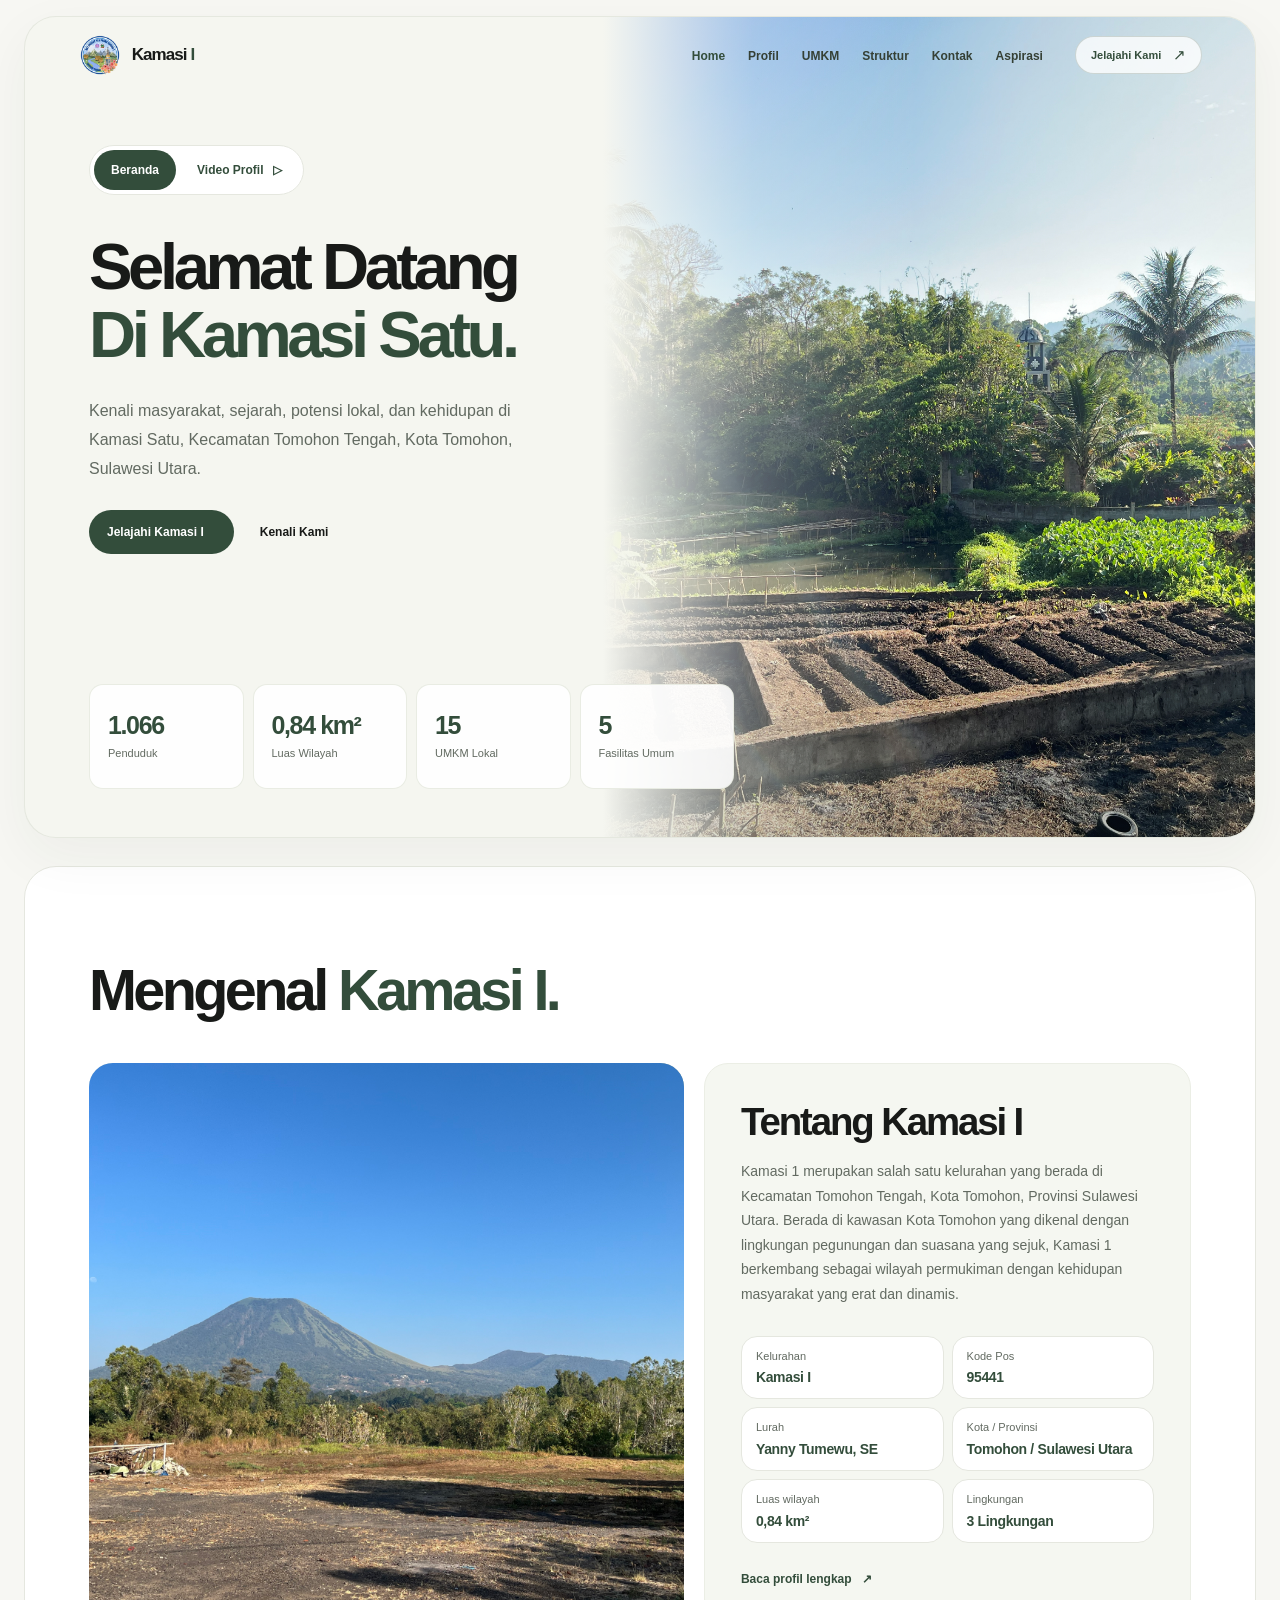
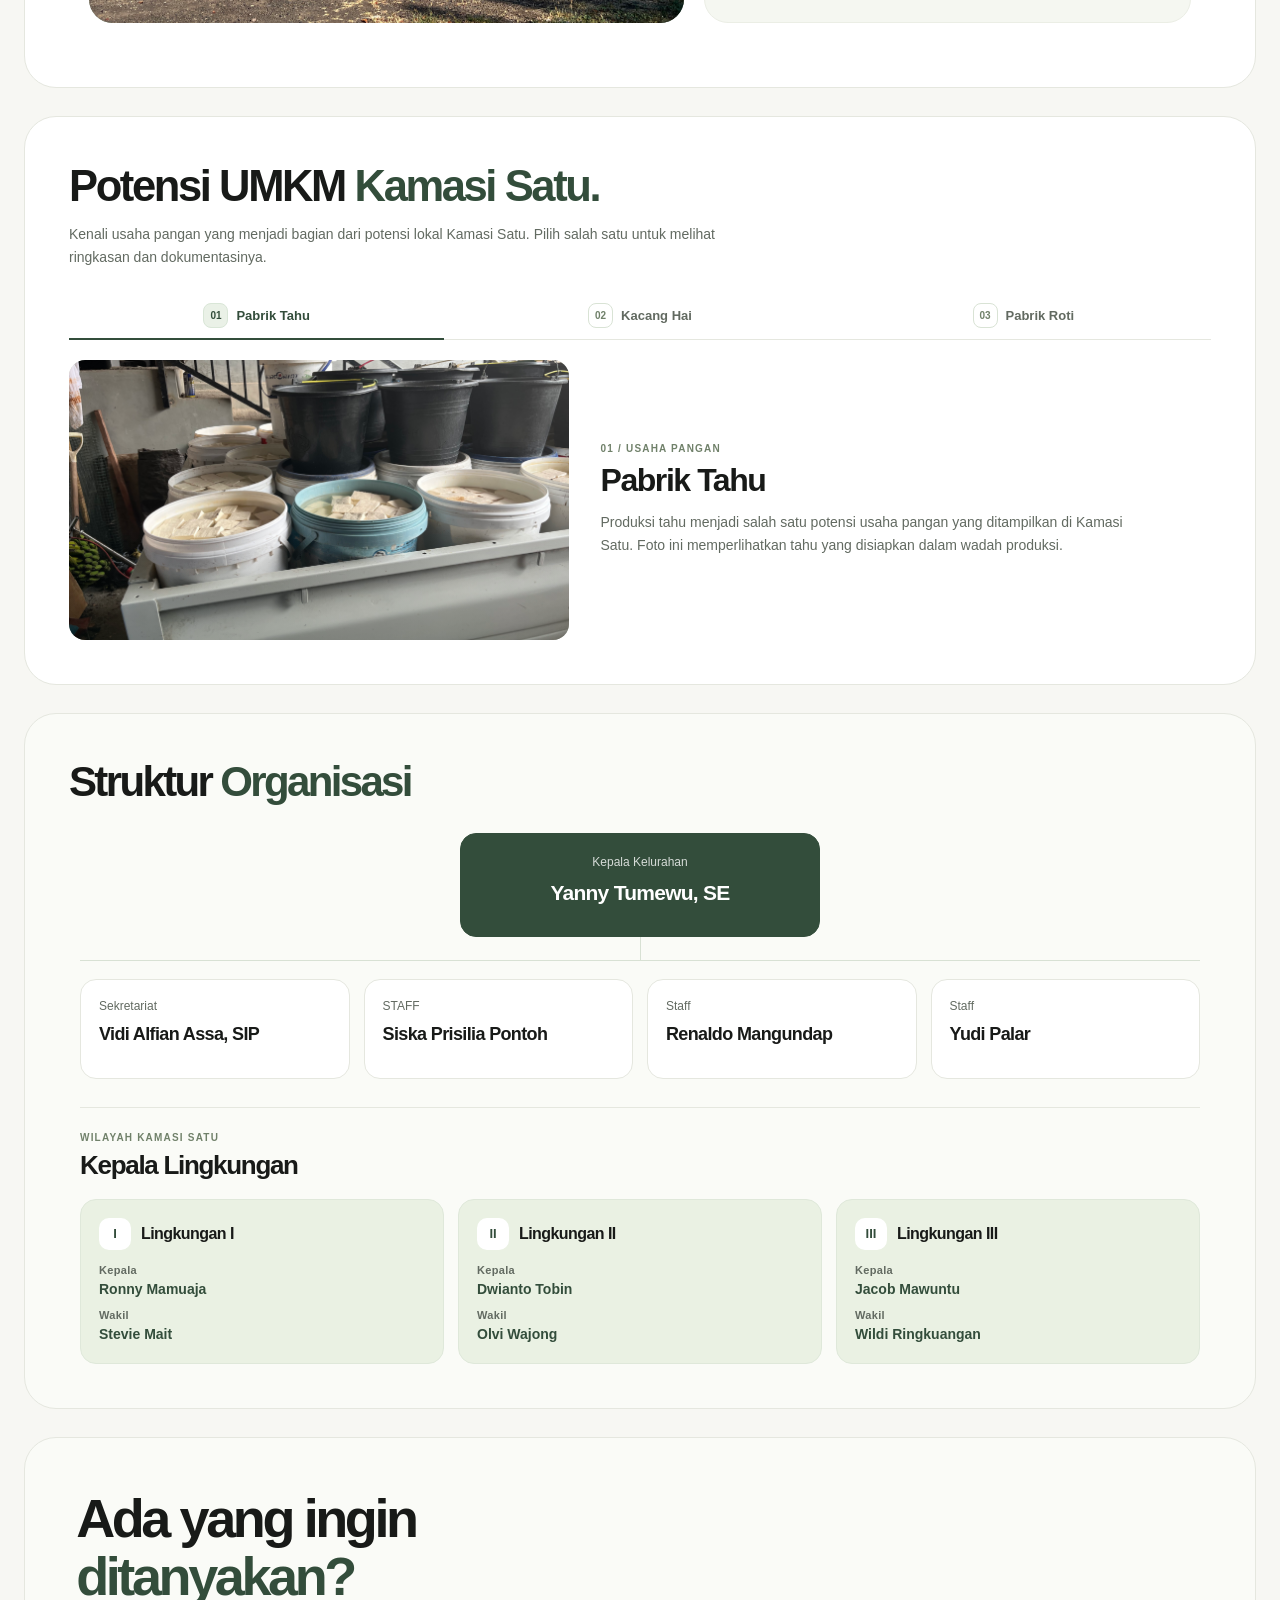
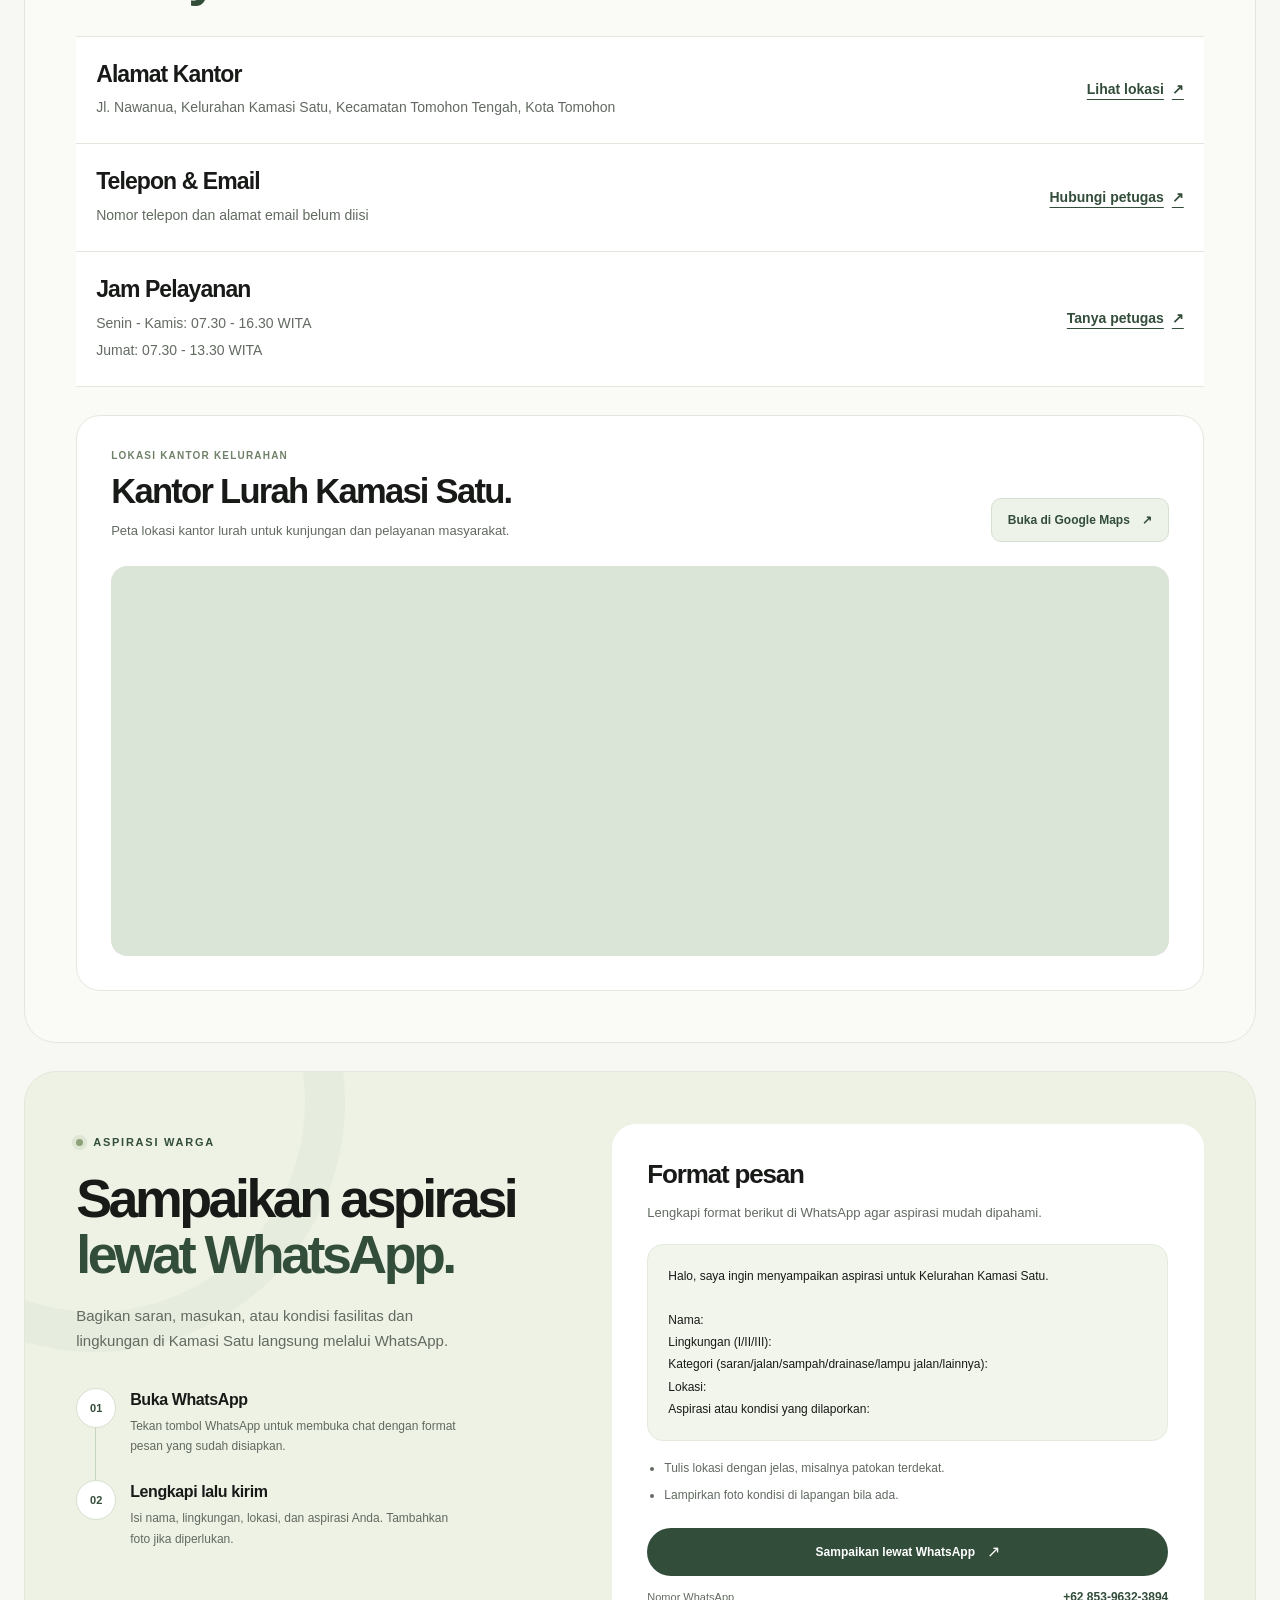
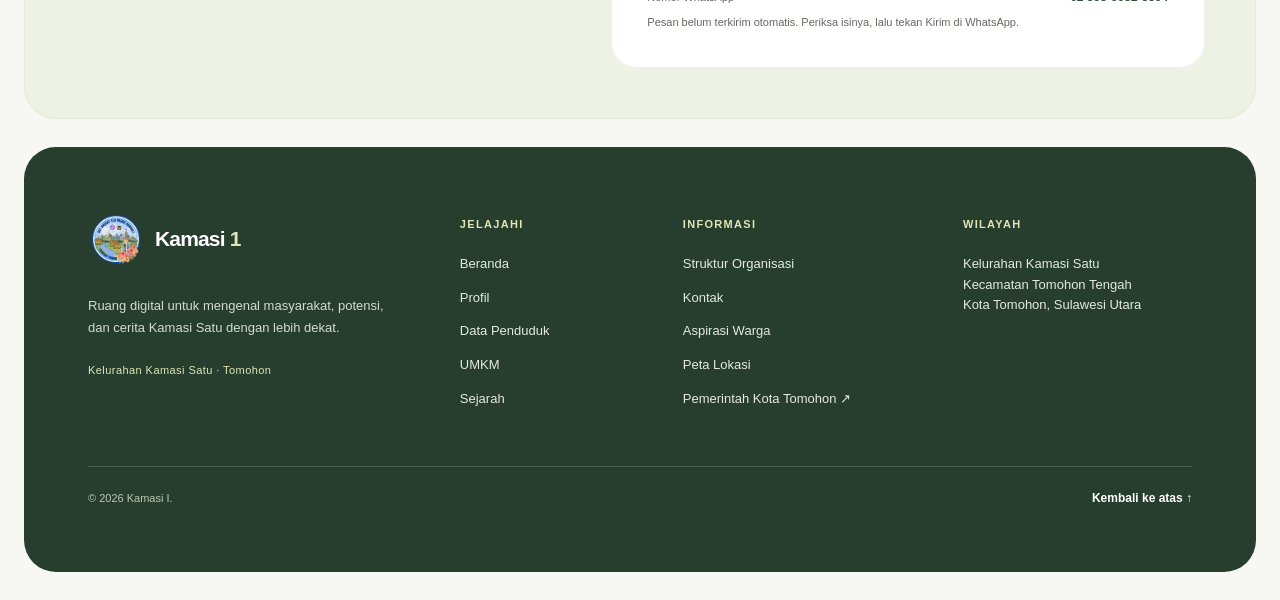
<file: index.html>
<!doctype html>
<html lang="id">
  <head>
    <meta charset="UTF-8" />
    <meta name="viewport" content="width=device-width, initial-scale=1" />
    <meta
      name="description"
      content="Mengenal Kamasi 1 lebih dekat: masyarakat, sejarah, potensi lokal, dan kehidupan di Kota Tomohon, Sulawesi Utara."
    />
    <meta name="theme-color" content="#f7f7f3" />
    <title>Kelurahan Kamasi I</title>
    <link rel="icon" href="assets/icons/logokamasi.png" type="image/png" />
    <link rel="preload" href="assets/images/hero/kamasi-hero%20.jpg" as="image" />
    <link rel="stylesheet" href="css/reset.css" />
    <link rel="stylesheet" href="css/variables.css" />
    <link rel="stylesheet" href="css/style.css" />
    <link rel="stylesheet" href="css/components.css" />
    <link rel="stylesheet" href="css/responsive.css" />
    <script defer src="js/navbar.js"></script>
    <script defer src="js/animation.js"></script>
    <script defer src="js/umkm.js"></script>
    <script defer src="js/hero.js"></script>
    <script defer src="js/main.js"></script>
  </head>
  <body>
    <a class="skip-link" href="#main-content">Lewati ke konten utama</a>

    <header class="site-header" id="site-header">
      <nav class="navbar container" aria-label="Navigasi utama">
        <a class="navbar__brand" href="#home" aria-label="Kamasi 1, kembali ke beranda">
          <img class="navbar__logo" src="assets/icons/logokamasi.png" alt="" width="44" height="44" />
          <span class="navbar__brand-name">Kamasi <span>I</span></span>
        </a>

        <div class="navbar__desktop">
          <ul class="navbar__menu">
            <li><a class="navbar__link" href="#home" aria-current="page">Home</a></li>
            <li><a class="navbar__link" href="profile.html">Profil</a></li>
            <li><a class="navbar__link" href="#umkm">UMKM</a></li>
            <li><a class="navbar__link" href="#structure" aria-label="Struktur Organisasi">Struktur</a></li>
            <li><a class="navbar__link" href="#contact">Kontak</a></li>
            <li><a class="navbar__link" href="#aspiration">Aspirasi</a></li>
          </ul>
          <a class="navbar__cta" href="profile.html">Jelajahi Kami <span aria-hidden="true">↗</span></a>
        </div>

        <button
          class="navbar__toggle"
          type="button"
          aria-label="Buka menu navigasi"
          aria-controls="mobile-menu"
          aria-expanded="false"
        >
          <span></span><span></span><span></span>
        </button>

        <div class="navbar__mobile" id="mobile-menu" inert>
          <ul class="navbar__mobile-list">
            <li><a href="#home" aria-current="page">Home</a></li>
            <li><a href="profile.html">Profil</a></li>
            <li><a href="#umkm">UMKM</a></li>
            <li><a href="#structure" aria-label="Struktur Organisasi">Struktur</a></li>
            <li><a href="#contact">Kontak</a></li>
            <li><a href="#aspiration">Aspirasi</a></li>
          </ul>
        </div>
      </nav>
    </header>

    <main id="main-content">
      <section class="hero container" id="home" aria-labelledby="hero-title">
        <div class="hero__tabs" role="tablist" aria-label="Pilih tampilan beranda" hidden>
          <button class="hero__tab" id="hero-tab-home" type="button" role="tab" aria-controls="hero-panel-home" aria-selected="true">Beranda</button>
          <button class="hero__tab" id="hero-tab-video" type="button" role="tab" aria-controls="hero-panel-video" aria-selected="false" tabindex="-1">Video Profil <span aria-hidden="true">▷</span></button>
        </div>
        <div class="hero__viewport">
          <div class="hero__track">
            <div class="hero__slide hero__slide--home" id="hero-panel-home">
              <div class="hero__content">
                <div class="hero__intro">
                  <h1 class="hero__title animate-in" id="hero-title">
                    Selamat Datang<br /><span>Di Kamasi Satu.</span>
                  </h1>
                  <p class="hero__description animate-in">
                    Kenali masyarakat, sejarah, potensi lokal, dan kehidupan di Kamasi Satu, Kecamatan Tomohon Tengah,  Kota Tomohon, Sulawesi Utara.
                  </p>
                  <div class="hero__actions animate-in">
                    <a class="button button--primary" href="#profile">Jelajahi Kamasi I <span aria-hidden="true"></span></a>
                    <a class="button button--text" href="profile.html">Kenali Kami <span aria-hidden="true"></span></a>
                  </div>
                </div>
              </div>

              <div class="hero__visual animate-in">
                <img
                  class="hero__image"
                  src="assets/images/hero/kamasi-hero%20.jpg"
                  alt="Lahan pertanian, pepohonan, dan perbukitan di bawah langit cerah"
                  width="4032"
                  height="3024"
                  fetchpriority="high"
                />
                <div class="hero__visual-wash" aria-hidden="true"></div>
              </div>


              <div class="stats animate-in" aria-label="Statistik contoh Kamasi 1, belum terverifikasi">
                <div class="stats__card"><strong class="stats__number">1.066</strong><span class="stats__label">Penduduk</span></div>
                <!-- Luas wilayah 0,84 km² diberikan pengguna; bukan hasil penjumlahan kategori lahan. -->
                <div class="stats__card">
                  <strong class="stats__number">0,84 km²</strong>
                  <span class="stats__label">Luas Wilayah</span>
                </div>
                <div class="stats__card"><strong class="stats__number">15</strong><span class="stats__label">UMKM Lokal</span></div>
                <div class="stats__card"><strong class="stats__number">5</strong><span class="stats__label">Fasilitas Umum</span></div>
              </div>
            </div>
            <div class="hero__slide hero__slide--video" id="hero-panel-video" hidden>
              <div class="hero__video-intro">
                <h2 class="hero__video-title" id="hero-video-title">Lihat profil <span>Kamasi Satu</span></h2>
                <p class="hero__video-description" id="hero-video-status">Temukan kehidupan dan potensi Kamasi Satu melalui video profil. Tekan Putar untuk menonton.</p>
              </div>
              <div class="hero__video-frame">
                <video class="hero__video" controls playsinline preload="none" poster="assets/images/hero/kamasi-hero%20.jpg" aria-label="Video profil Kamasi Satu" aria-describedby="hero-video-status" hidden>
                  <source src="assets/vids.mp4" type="video/mp4" />
                  Browser Anda tidak mendukung pemutar video. <a href="assets/vids.mp4">Buka video profil Kamasi Satu</a>.
                </video>
                <img class="hero__video-poster" src="assets/images/hero/kamasi-hero%20.jpg" alt="Potret kawasan Kamasi Satu sebagai pengganti sementara video profil" width="4032" height="3024" />
              </div>
            </div>
          </div>
        </div>
      </section>

      <section class="profile container" id="profile" aria-labelledby="profile-title">
        <div class="profile__header">
          <div>
            <h2 class="profile__title" id="profile-title">Mengenal<span> Kamasi I.</span></h2>
          </div>
        </div>

        <div class="profile__grid">
          <figure class="profile__image-wrap">
            <img
              class="profile__image"
              src="assets/images/profile/kamasi1.jpg"
              alt="Pemandangan pegunungan dan kawasan hijau di sekitar Tomohon"
              width="4032"
              height="3024"
              loading="lazy"
              decoding="async"
            />
          </figure>

          <div class="profile__summary">
            <div>
              <h3 class="profile__summary-title">Tentang Kamasi I</h3>
              <p class="profile__summary-text">
              Kamasi 1 merupakan salah satu kelurahan yang berada di Kecamatan Tomohon Tengah, Kota Tomohon, Provinsi Sulawesi Utara. 
              Berada di kawasan Kota Tomohon yang dikenal dengan lingkungan pegunungan dan suasana yang sejuk, Kamasi 1 berkembang sebagai wilayah permukiman dengan kehidupan masyarakat yang erat dan dinamis.
              </p>
            </div>


            <dl class="profile__facts">
              <div class="profile__fact"><dt>Kelurahan</dt><dd>Kamasi I</dd></div>
              <div class="profile__fact"><dt>Kode Pos</dt><dd>95441</dd></div>
              <div class="profile__fact"><dt>Lurah</dt><dd>Yanny Tumewu, SE</dd></div>
              <div class="profile__fact"><dt>Kota / Provinsi</dt><dd>Tomohon / Sulawesi Utara</dd></div>
              <div class="profile__fact"><dt>Luas wilayah</dt><dd>0,84 km²</dd></div>
              <div class="profile__fact"><dt>Lingkungan</dt><dd>3 Lingkungan</dd></div>
            </dl>
            <a class="profile__more" href="profile.html">Baca profil lengkap <span aria-hidden="true">↗</span></a>
          </div>
        </div>

      </section>
      <section class="umkm container" id="umkm" aria-labelledby="umkm-title">

        <div class="umkm__header">
          <h2 class="umkm__title" id="umkm-title">Potensi UMKM <span>Kamasi Satu.</span></h2>
          <p class="umkm__intro">Kenali usaha pangan yang menjadi bagian dari potensi lokal Kamasi Satu. Pilih salah satu untuk melihat ringkasan dan dokumentasinya.</p>
        </div>

        <div class="umkm__tabs" role="tablist" aria-label="Pilih usaha lokal">
          <button class="umkm__tab" id="umkm-tab-tahu" type="button" role="tab" aria-selected="true" aria-controls="umkm-panel-tahu" tabindex="0"><span aria-hidden="true">01</span>Pabrik Tahu</button>
          <button class="umkm__tab" id="umkm-tab-kacang" type="button" role="tab" aria-selected="false" aria-controls="umkm-panel-kacang" tabindex="-1"><span aria-hidden="true">02</span>Kacang Hai</button>
          <button class="umkm__tab" id="umkm-tab-roti" type="button" role="tab" aria-selected="false" aria-controls="umkm-panel-roti" tabindex="-1"><span aria-hidden="true">03</span>Pabrik Roti</button>
        </div>

        <div class="umkm__panel" id="umkm-panel-tahu" role="tabpanel" aria-labelledby="umkm-tab-tahu" tabindex="0">
          <figure class="umkm__visual">
            <img class="umkm__image" src="assets/images/umkm/pabrik-tahu.jpg" alt="Potongan tahu dalam beberapa wadah pada area produksi" width="4032" height="3024" loading="lazy" decoding="async" />
          </figure>
          <div class="umkm__detail">
            <p class="umkm__detail-kicker">01 / USAHA PANGAN</p>
            <h3>Pabrik Tahu</h3>
            <p class="umkm__detail-lead">Produksi tahu menjadi salah satu potensi usaha pangan yang ditampilkan di Kamasi Satu. Foto ini memperlihatkan tahu yang disiapkan dalam wadah produksi.</p>
          </div>
        </div>

        <div class="umkm__panel" id="umkm-panel-kacang" role="tabpanel" aria-labelledby="umkm-tab-kacang" tabindex="0" hidden>
          <figure class="umkm__visual">
            <img class="umkm__image" src="assets/images/umkm/kacang-hai.jpg" alt="Camilan Kacang Hai berbentuk bulat dalam beberapa kemasan bening" width="1200" height="1600" loading="lazy" decoding="async" />
          </figure>
          <div class="umkm__detail">
            <p class="umkm__detail-kicker">02 / USAHA PANGAN</p>
            <h3>Kacang Hai</h3>
            <p class="umkm__detail-lead">Kacang Hai memperkaya pilihan camilan lokal Kamasi Satu. Dalam foto, produk berbentuk bulat ini telah dikemas dalam beberapa kantong bening.</p>
          </div>
        </div>

        <div class="umkm__panel" id="umkm-panel-roti" role="tabpanel" aria-labelledby="umkm-tab-roti" tabindex="0" hidden>
          <figure class="umkm__visual">
            <img class="umkm__image" src="assets/images/umkm/pabrikroti.jpeg" alt="Seseorang menyiapkan roti di meja produksi dengan rak dan loyang di sekitarnya" width="2160" height="1215" loading="lazy" decoding="async" />
          </figure>
          <div class="umkm__detail">
            <p class="umkm__detail-kicker">03 / USAHA PANGAN</p>
            <h3>Pabrik Roti</h3>
            <p class="umkm__detail-lead">Usaha roti menjadi bagian dari potensi pangan Kamasi Satu. Foto memperlihatkan persiapan roti di ruang produksi, dengan loyang dan rak di sekitarnya.</p>          </div>
        </div>
      </section>

      <section class="structure container" id="structure" aria-labelledby="structure-title">

        <div class="structure__header">
          <div>
            <h2 class="structure__title" id="structure-title">Struktur<span> Organisasi</span></h2>
          </div>
        </div>

        <div class="structure__chart" aria-label="Contoh susunan organisasi">
          <article class="structure-card structure-card--lead">
            <div class="structure-card__body">
              <p class="structure-card__eyebrow">Kepala Kelurahan</p>
              <h3>Yanny Tumewu, SE</h3>
            </div>
          </article>

          <div class="structure__branches" aria-hidden="true"></div>

          <div class="structure__team">
            <article class="structure-card">
              <p class="structure-card__eyebrow">Sekretariat</p>
              <h3>Vidi Alfian Assa, SIP</h3>
            </article>
            <article class="structure-card">
              <p class="structure-card__eyebrow">STAFF</p>
              <h3>Siska Prisilia Pontoh</h3>
            </article>
            <article class="structure-card">
              <p class="structure-card__eyebrow">Staff</p>
              <h3>Renaldo Mangundap</h3>
            </article>
            <article class="structure-card">
              <p class="structure-card__eyebrow">Staff</p>
              <h3>Yudi Palar</h3>
            </article>
          </div>
        </div>

        <div class="structure__neighborhoods" id="neighborhoods" aria-labelledby="neighborhoods-title">
          <div class="structure__neighborhoods-header">
            <div>
              <p class="structure__neighborhoods-kicker">WILAYAH KAMASI SATU</p>
              <h3 id="neighborhoods-title">Kepala Lingkungan</h3>
            </div>
          </div>

          <div class="structure__neighborhoods-grid">
            <article class="neighborhood-card">
              <div class="neighborhood-card__heading">
                <span class="neighborhood-card__number" aria-hidden="true">I</span>
                <h4>Lingkungan I</h4>
              </div>
              <dl class="neighborhood-card__people">
                <div><dt>Kepala</dt><dd>Ronny Mamuaja</dd></div>
                <div><dt>Wakil <span></span></dt><dd>Stevie Mait</dd></div>
              </dl>
            </article>
            <article class="neighborhood-card">
              <div class="neighborhood-card__heading">
                <span class="neighborhood-card__number" aria-hidden="true">II</span>
                <h4>Lingkungan II</h4>
              </div>
              <dl class="neighborhood-card__people">
                <div><dt>Kepala</dt><dd>Dwianto Tobin</dd></div>
                <div><dt>Wakil <span></span></dt><dd>Olvi Wajong</dd></div>
              </dl>
            </article>
            <article class="neighborhood-card">
              <div class="neighborhood-card__heading">
                <span class="neighborhood-card__number" aria-hidden="true">III</span>
                <h4>Lingkungan III</h4>
              </div>
              <dl class="neighborhood-card__people">
                <div><dt>Kepala</dt><dd>Jacob Mawuntu</dd></div>
                <div><dt>Wakil <span></span></dt><dd>Wildi Ringkuangan</dd></div>
              </dl>
            </article>
          </div>
        </div>
      </section>

      <section class="contact container" id="contact" aria-labelledby="contact-title">
        <div class="contact__header">
          <div>
            <h2 class="contact__title" id="contact-title">Ada yang ingin<br /><span>ditanyakan?</span></h2>
          </div>
        </div>
        <div class="contact__details">
          <div class="contact-card">
            <div class="contact-card__content">
              <h3>Alamat Kantor</h3>
              <p>Jl. Nawanua, Kelurahan Kamasi Satu, Kecamatan Tomohon Tengah, Kota Tomohon</p>
            </div>
            <a class="contact-card__action" href="https://maps.app.goo.gl/ySBEKvRKJSBdPKPK8" target="_blank" rel="noopener noreferrer">Lihat lokasi <span aria-hidden="true">↗</span></a>
          </div>
          <div class="contact-card">
            <div class="contact-card__content">
              <h3>Telepon &amp; Email</h3>
              <p>Nomor telepon dan alamat email belum diisi</p>
            </div>
            <a class="contact-card__action" href="https://wa.me/6285396323894" target="_blank" rel="noopener noreferrer">Hubungi petugas <span aria-hidden="true">↗</span></a>
          </div>
          <div class="contact-card">
            <div class="contact-card__content">
              <h3>Jam Pelayanan</h3>
              <p>Senin - Kamis: 07.30 - 16.30 WITA</p>
              <p>Jumat: 07.30 - 13.30 WITA</p>
            </div>
            <a class="contact-card__action" href="https://wa.me/6285396323894?text=Halo%2C%20saya%20ingin%20menanyakan%20jadwal%20dan%20persyaratan%20pelayanan%20di%20Kelurahan%20Kamasi%20Satu." target="_blank" rel="noopener noreferrer">Tanya petugas <span aria-hidden="true">↗</span></a>
          </div>
        </div>
        <div class="contact__map" id="contact-map">
          <div class="contact__map-heading">
            <div>
              <p class="contact__map-kicker">Lokasi kantor kelurahan</p>
              <h3>Kantor Lurah Kamasi Satu.</h3>
              <p>Peta lokasi kantor lurah untuk kunjungan dan pelayanan masyarakat.</p>
            </div>
            <a
              class="contact__map-link"
              href="https://maps.app.goo.gl/ySBEKvRKJSBdPKPK8"
              target="_blank"
              rel="noopener noreferrer"
            >Buka di Google Maps <span aria-hidden="true">↗</span></a>
          </div>
          <div class="contact__map-frame">
            <iframe
              title="Peta lokasi Kantor Lurah Kamasi Satu, Tomohon Tengah"
              src="https://maps.google.com/maps?q=1.3285899%2C124.8307644&amp;z=18&amp;output=embed"
              loading="lazy"
              referrerpolicy="strict-origin-when-cross-origin"
              allowfullscreen
            ></iframe>
          </div>
        </div>
      </section>

      <section class="aspiration container" id="aspiration" aria-labelledby="aspiration-title">
        <div class="aspiration__intro">
          <p class="section-eyebrow"><span class="section-eyebrow__dot" aria-hidden="true"></span>ASPIRASI WARGA</p>
          <h2 class="aspiration__title" id="aspiration-title">Sampaikan aspirasi<br /><span>lewat WhatsApp.</span></h2>
          <p class="aspiration__description">Bagikan saran, masukan, atau kondisi fasilitas dan lingkungan di Kamasi Satu langsung melalui WhatsApp.</p>
          <ol class="aspiration__steps">
            <li class="aspiration__step">
              <span class="aspiration__step-number" aria-hidden="true">01</span>
              <div><h3>Buka WhatsApp</h3><p>Tekan tombol WhatsApp untuk membuka chat dengan format pesan yang sudah disiapkan.</p></div>
            </li>
            <li class="aspiration__step">
              <span class="aspiration__step-number" aria-hidden="true">02</span>
              <div><h3>Lengkapi lalu kirim</h3><p>Isi nama, lingkungan, lokasi, dan aspirasi Anda. Tambahkan foto jika diperlukan.</p></div>
            </li>
          </ol>
        </div>

        <article class="aspiration__report" aria-labelledby="aspiration-report-title">
          <h3 id="aspiration-report-title">Format pesan</h3>
          <p class="aspiration__report-description">Lengkapi format berikut di WhatsApp agar aspirasi mudah dipahami.</p>
          <pre class="aspiration__message" aria-label="Contoh format pesan aspirasi">Halo, saya ingin menyampaikan aspirasi untuk Kelurahan Kamasi Satu.

Nama:
Lingkungan (I/II/III):
Kategori (saran/jalan/sampah/drainase/lampu jalan/lainnya):
Lokasi:
Aspirasi atau kondisi yang dilaporkan:</pre>
          <ul class="aspiration__tips">
            <li>Tulis lokasi dengan jelas, misalnya patokan terdekat.</li>
            <li>Lampirkan foto kondisi di lapangan bila ada.</li>
          </ul>
          <a class="button button--primary aspiration__button" href="https://wa.me/6285396323894?text=Halo%2C%20saya%20ingin%20menyampaikan%20aspirasi%20untuk%20Kelurahan%20Kamasi%20Satu.%0A%0ANama%3A%0ALingkungan%20(I%2FII%2FIII)%3A%0AKategori%20(saran%2Fjalan%2Fsampah%2Fdrainase%2Flampu%20jalan%2Flainnya)%3A%0ALokasi%3A%0AAspirasi%20atau%20kondisi%20yang%20dilaporkan%3A" target="_blank" rel="noopener noreferrer" aria-label="Sampaikan aspirasi lewat WhatsApp ke +62 853-9632-3894, buka tab baru">Sampaikan lewat WhatsApp <span aria-hidden="true">↗</span></a>
          <p class="aspiration__destination"><span>Nomor WhatsApp</span><strong>+62 853-9632-3894</strong></p>
          <p class="aspiration__hint">Pesan belum terkirim otomatis. Periksa isinya, lalu tekan Kirim di WhatsApp.</p>
        </article>
      </section>
    </main>
    <footer class="site-footer container">
      <div class="site-footer__main">
        <div class="site-footer__about">
          <a class="site-footer__brand" href="#home" aria-label="Kamasi 1, kembali ke beranda">
            <img src="assets/icons/logokamasi.png" alt="" width="56" height="56" />
            <span>Kamasi <strong>1</strong></span>
          </a>
          <p>Ruang digital untuk mengenal masyarakat, potensi, dan cerita Kamasi Satu dengan lebih dekat.</p>
          <span class="site-footer__identity">Kelurahan Kamasi Satu · Tomohon</span>
        </div>

        <nav class="site-footer__column" aria-label="Jelajahi situs">
          <h2>Jelajahi</h2>
          <ul>
            <li><a href="#home">Beranda</a></li>
            <li><a href="profile.html">Profil</a></li>
            <li><a href="profile.html#population">Data Penduduk</a></li>
            <li><a href="#umkm">UMKM</a></li>
            <li><a href="profile.html#history">Sejarah</a></li>
          </ul>
        </nav>

        <nav class="site-footer__column" aria-label="Informasi warga">
          <h2>Informasi</h2>
          <ul>
            <li><a href="#structure">Struktur Organisasi</a></li>
            <li><a href="#contact">Kontak</a></li>
            <li><a href="#aspiration">Aspirasi Warga</a></li>
            <li><a href="#contact-map">Peta Lokasi</a></li>
            <li><a href="https://tomohon.go.id/" target="_blank" rel="noopener noreferrer">Pemerintah Kota Tomohon <span aria-hidden="true">↗</span></a></li>
          </ul>
        </nav>

        <div class="site-footer__column site-footer__location">
          <h2>Wilayah</h2>
          <address>Kelurahan Kamasi Satu<br />Kecamatan Tomohon Tengah<br />Kota Tomohon, Sulawesi Utara</address>
        </div>
      </div>
      <div class="site-footer__bottom">
        <p>© <span id="footer-year">2026</span> Kamasi I.</p>
        <a href="#home">Kembali ke atas <span aria-hidden="true">↑</span></a>
      </div>
    </footer>
  </body>
</html>
</file>
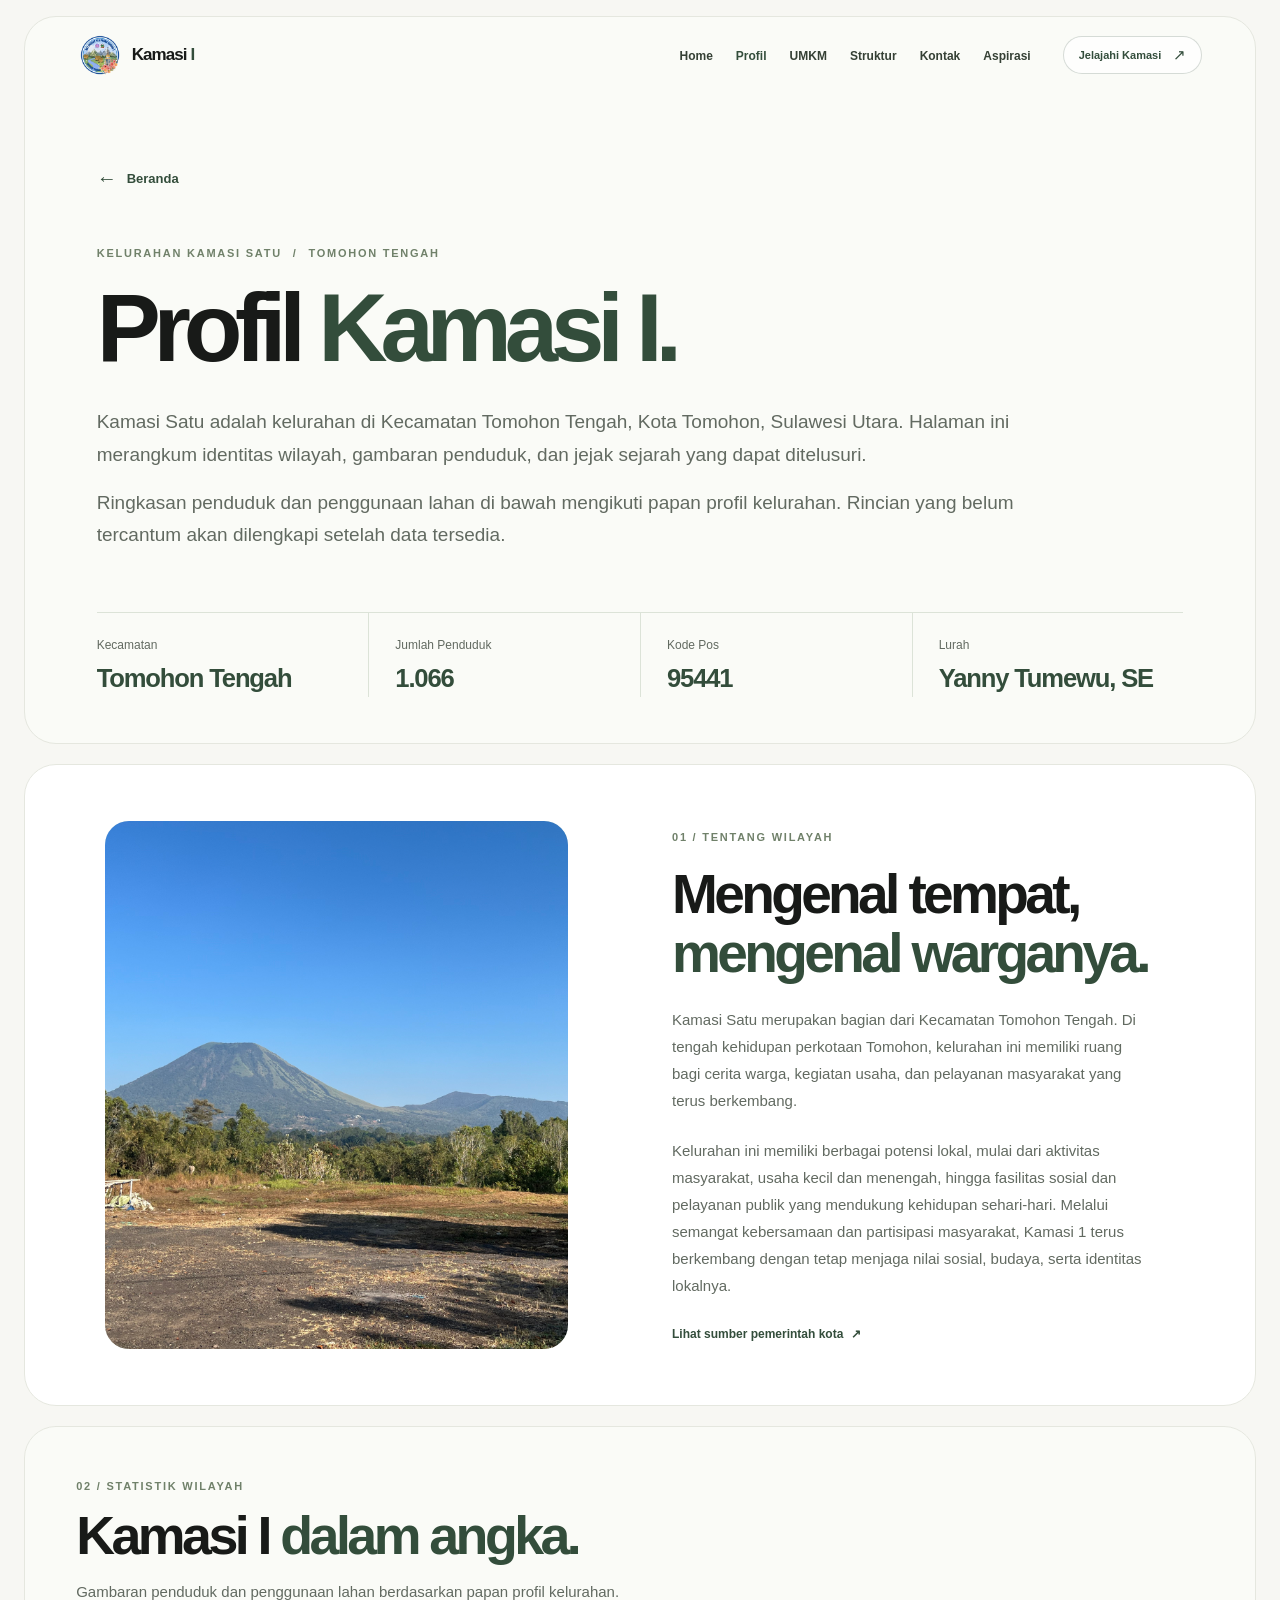
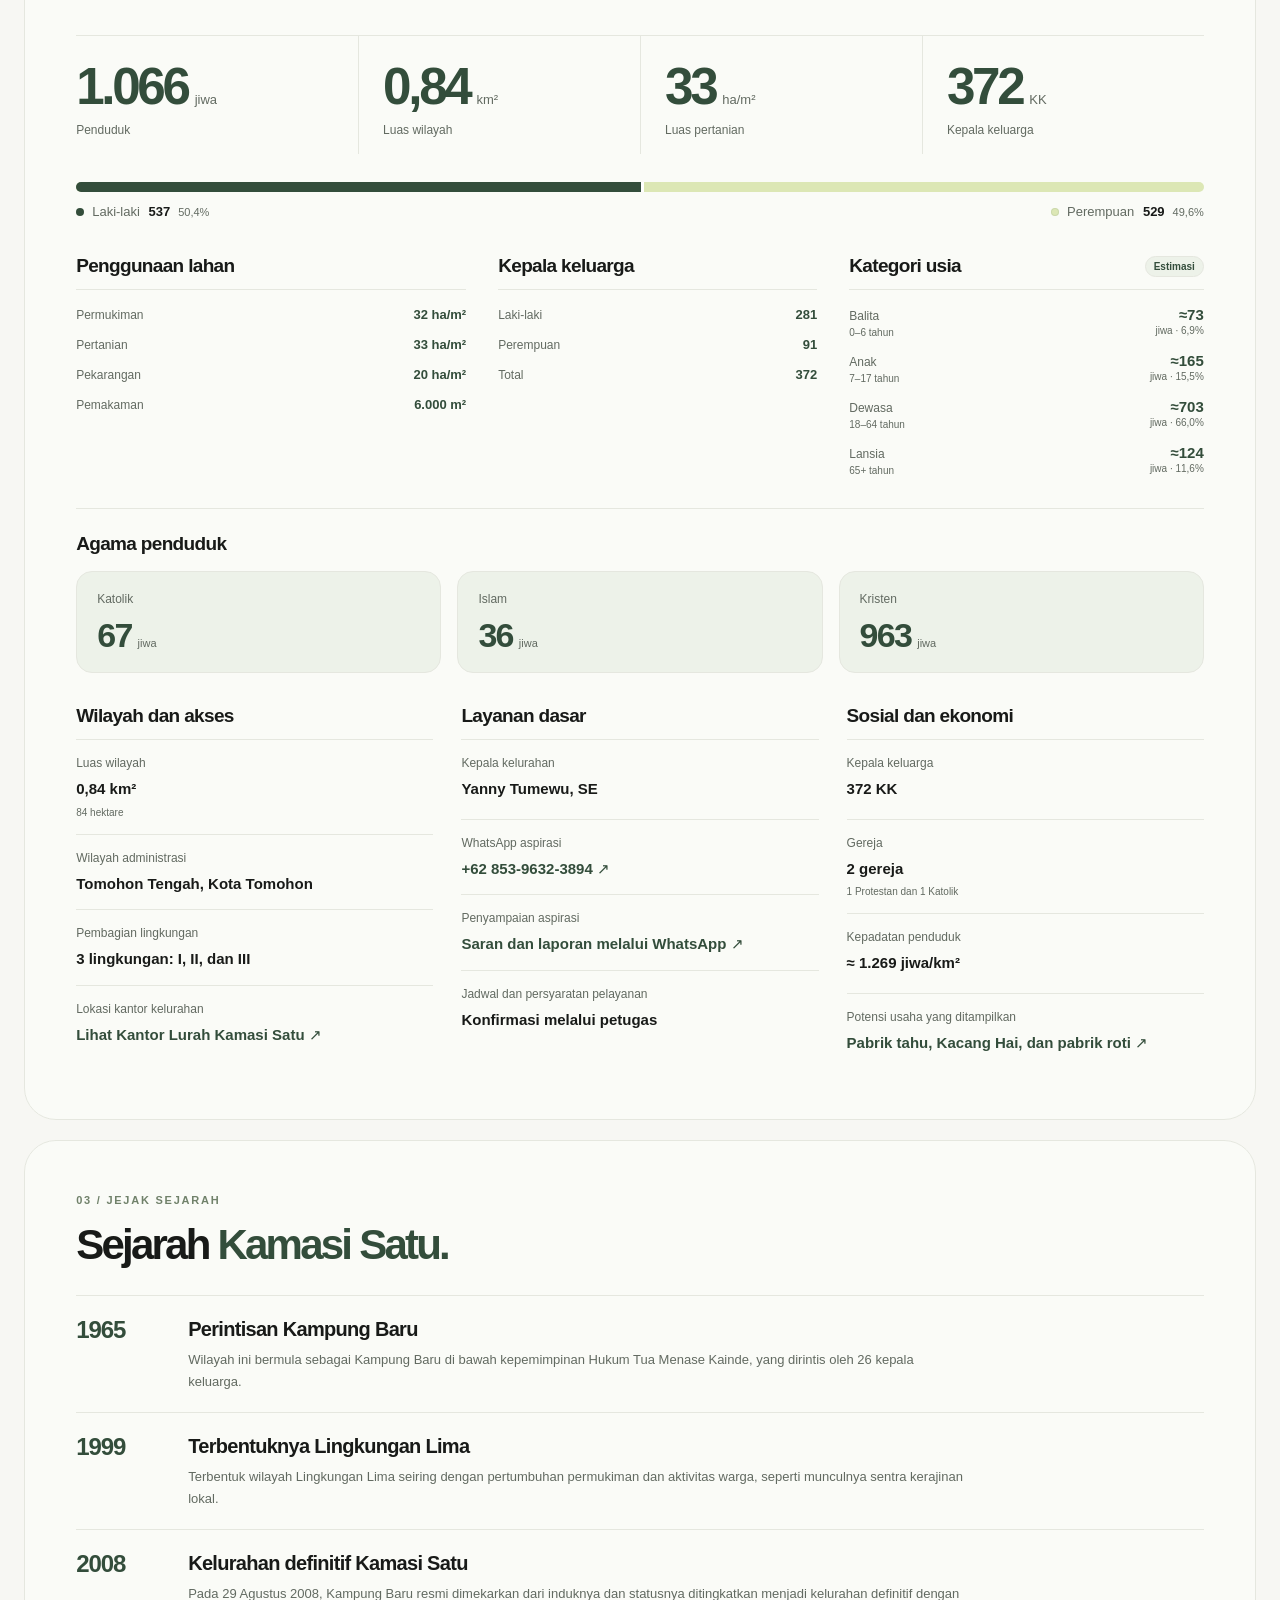
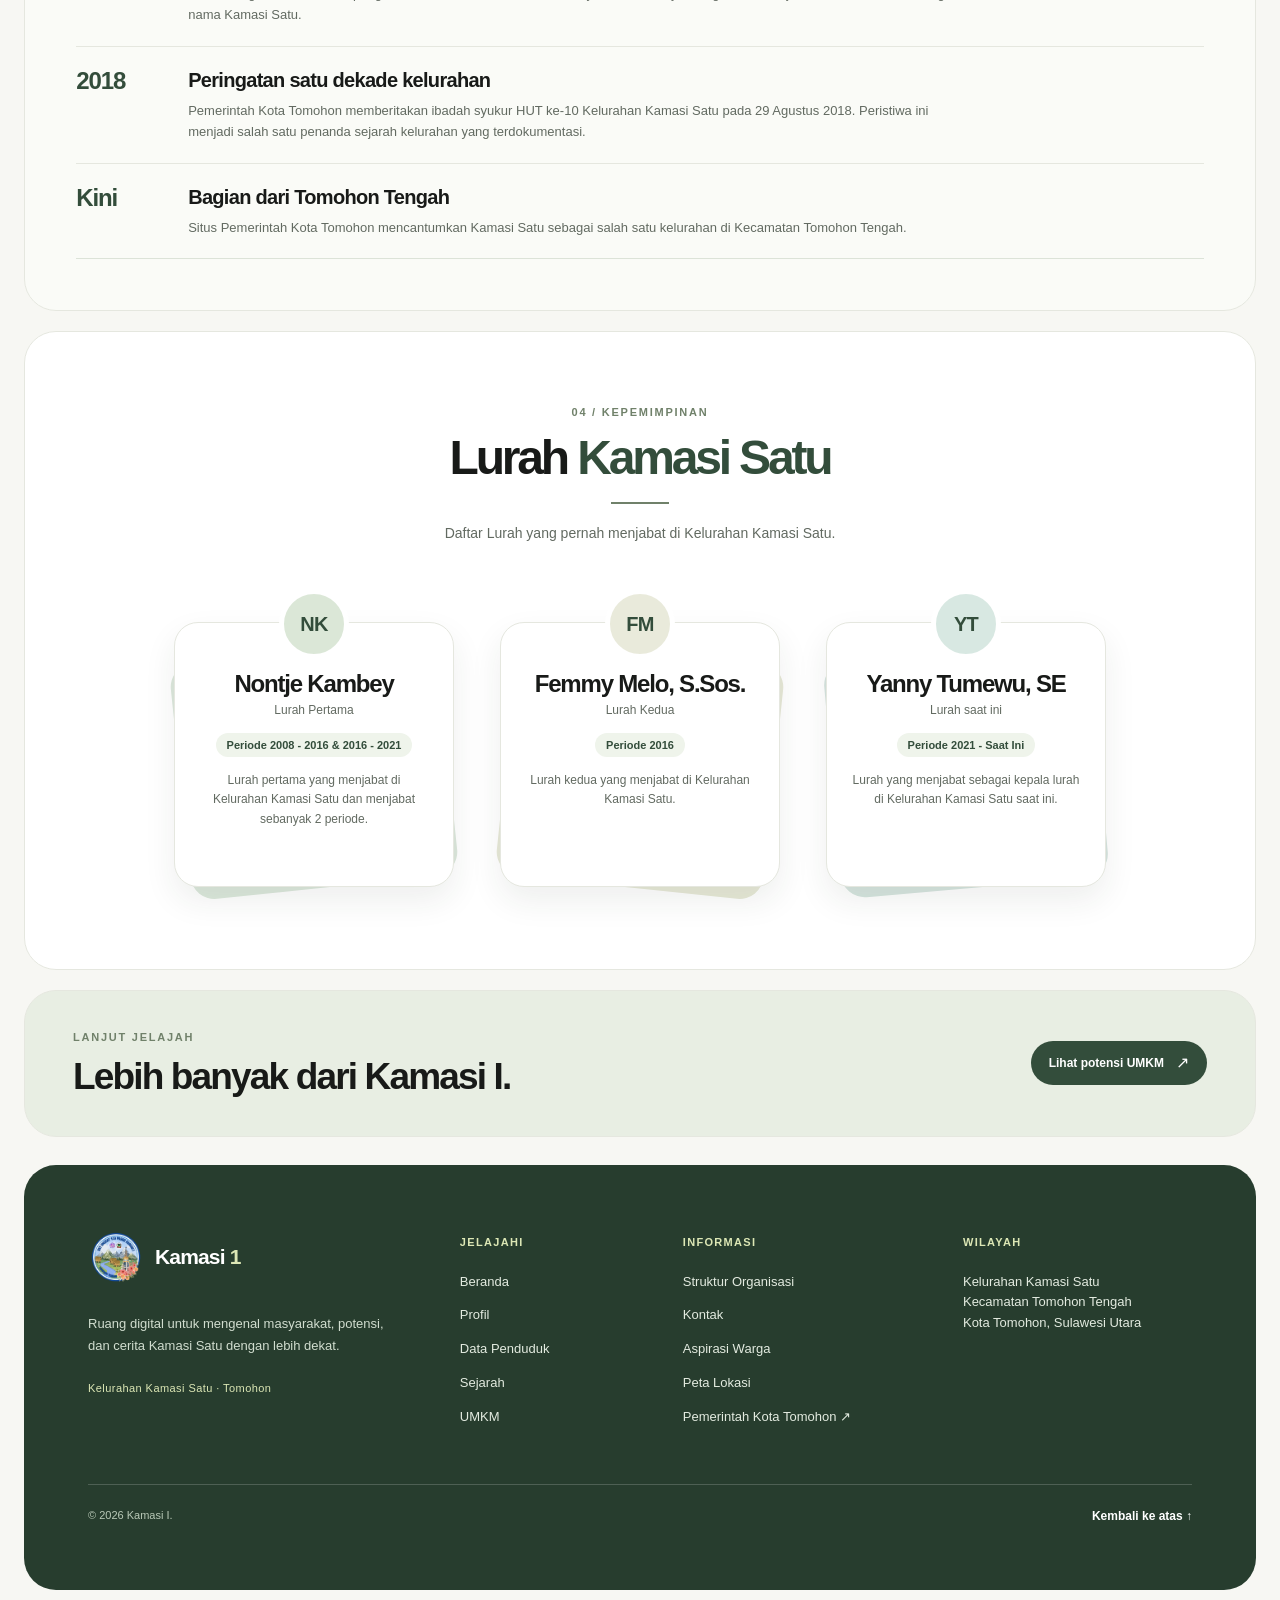
<file: profile.html>
<!doctype html>
<html lang="id">
  <head>
    <meta charset="UTF-8" />
    <meta name="viewport" content="width=device-width, initial-scale=1" />
    <meta name="description" content="Profil Kelurahan Kamasi Satu, Tomohon Tengah: identitas wilayah, data penduduk sementara, dan catatan sejarah bersumber." />
    <meta name="theme-color" content="#f7f7f3" />
    <title>Profil Kamasi I — Kota Tomohon</title>
    <link rel="icon" href="assets/icons/logokamasi.png" type="image/png" />
    <link rel="stylesheet" href="css/reset.css" />
    <link rel="stylesheet" href="css/variables.css" />
    <link rel="stylesheet" href="css/style.css" />
    <link rel="stylesheet" href="css/components.css" />
    <link rel="stylesheet" href="css/responsive.css" />
    <link rel="stylesheet" href="css/profile-page.css" />
    <script defer src="js/navbar.js"></script>
    <script defer src="js/animation.js"></script>
    <script defer src="js/umkm.js"></script>
    <script defer src="js/main.js"></script>
  </head>
  <body class="profile-page">
    <a class="skip-link" href="#main-content">Lewati ke konten utama</a>

    <header class="site-header" id="site-header">
      <nav class="navbar container" aria-label="Navigasi utama">
        <a class="navbar__brand" href="index.html#home" aria-label="Kamasi I, kembali ke beranda">
          <img class="navbar__logo" src="assets/icons/logokamasi.png" alt="" width="44" height="44" />
          <span class="navbar__brand-name">Kamasi <span>I</span></span>
        </a>

        <div class="navbar__desktop">
          <ul class="navbar__menu">
            <li><a class="navbar__link" href="index.html#home">Home</a></li>
            <li><a class="navbar__link" href="profile.html" aria-current="page">Profil</a></li>
            <li><a class="navbar__link" href="index.html#umkm">UMKM</a></li>
            <li><a class="navbar__link" href="index.html#structure" aria-label="Struktur Organisasi">Struktur</a></li>
            <li><a class="navbar__link" href="index.html#contact">Kontak</a></li>
            <li><a class="navbar__link" href="index.html#aspiration">Aspirasi</a></li>
          </ul>
          <a class="navbar__cta" href="index.html#umkm">Jelajahi Kamasi <span aria-hidden="true">↗</span></a>
        </div>

        <button class="navbar__toggle" type="button" aria-label="Buka menu navigasi" aria-controls="mobile-menu" aria-expanded="false">
          <span></span><span></span><span></span>
        </button>
        <div class="navbar__mobile" id="mobile-menu" inert>
          <ul class="navbar__mobile-list">
            <li><a href="index.html#home">Home</a></li>
            <li><a href="profile.html" aria-current="page">Profil</a></li>
            <li><a href="index.html#umkm">UMKM</a></li>
            <li><a href="index.html#structure" aria-label="Struktur Organisasi">Struktur</a></li>
            <li><a href="index.html#contact">Kontak</a></li>
            <li><a href="index.html#aspiration">Aspirasi</a></li>
          </ul>
        </div>
      </nav>
    </header>

    <main id="main-content">
      <section class="profile-page__hero container" id="profile" aria-labelledby="profile-page-title">
        <a class="profile-page__back" href="index.html#home"><span aria-hidden="true">←</span> Beranda</a>
        <p class="profile-page__eyebrow animate-in">KELURAHAN KAMASI SATU <span aria-hidden="true">/</span> TOMOHON TENGAH</p>
        <h1 class="profile-page__title animate-in" id="profile-page-title">Profil <span>Kamasi I.</span></h1>
        <div class="profile-page__lead animate-in">
          <p>Kamasi Satu adalah kelurahan di Kecamatan Tomohon Tengah, Kota Tomohon, Sulawesi Utara. Halaman ini merangkum identitas wilayah, gambaran penduduk, dan jejak sejarah yang dapat ditelusuri.</p>
          <p>Ringkasan penduduk dan penggunaan lahan di bawah mengikuti papan profil kelurahan. Rincian yang belum tercantum akan dilengkapi setelah data tersedia.</p>
        </div>

        <dl class="profile-page__quick-facts animate-in" aria-label="Identitas singkat Kamasi Satu">
          <div><dt>Kecamatan</dt><dd>Tomohon Tengah</dd></div>
          <div><dt>Jumlah Penduduk</dt><dd>1.066</dd></div>
          <div><dt>Kode Pos</dt><dd>95441</dd></div>
          <div><dt>Lurah</dt><dd>Yanny Tumewu, SE</dd></div>
        </dl>
      </section>

      <section class="profile-page__overview container" aria-labelledby="overview-title">
        <figure class="profile-page__photo">
          <img src="assets/images/profile/kamasi1.jpg" alt="Pemandangan pegunungan dan kawasan hijau di sekitar Tomohon" width="4032" height="3024" loading="lazy" decoding="async" />
        </figure>
        <div class="profile-page__overview-copy">
          <p class="profile-page__kicker">01 / TENTANG WILAYAH</p>
          <h2 id="overview-title">Mengenal tempat,<br /><span>mengenal warganya.</span></h2>
          <p>Kamasi Satu merupakan bagian dari Kecamatan Tomohon Tengah. Di tengah kehidupan perkotaan Tomohon, kelurahan ini memiliki ruang bagi cerita warga, kegiatan usaha, dan pelayanan masyarakat yang terus berkembang.</p>
          <p>Kelurahan ini memiliki berbagai potensi lokal, mulai dari aktivitas masyarakat, usaha kecil dan menengah, hingga fasilitas sosial dan pelayanan publik yang mendukung kehidupan sehari-hari. Melalui semangat kebersamaan dan partisipasi masyarakat, Kamasi 1 terus berkembang dengan tetap menjaga nilai sosial, budaya, serta identitas lokalnya.</p>
          <a href="https://tomohon.go.id/kecamatan-tomohon-tengah/" target="_blank" rel="noopener noreferrer">Lihat sumber pemerintah kota <span aria-hidden="true">↗</span></a>
        </div>
      </section>

      <section class="profile-page__section profile-page__population container" id="population" aria-labelledby="population-title">
        <div class="profile-page__section-heading">
          <div>
            <p class="profile-page__kicker">02 / STATISTIK WILAYAH</p>
            <h2 id="population-title">Kamasi I <span>dalam angka.</span></h2>
            <p class="profile-page__population-intro">Gambaran penduduk dan penggunaan lahan berdasarkan papan profil kelurahan.</p>
          </div>
        </div>

        <!-- Penduduk dan pertanian mengikuti papan profil; total luas 0,84 km² diberikan pengguna. TODO: konfirmasi tahun data dan satuan lahan. -->
        <dl class="profile-page__metrics" aria-label="Ringkasan penduduk dan luas lahan Kamasi Satu">
          <div><dt>Penduduk</dt><dd><strong>1.066</strong><span>jiwa</span></dd></div>
          <div><dt>Luas wilayah</dt><dd><strong>0,84</strong><span>km²</span></dd></div>
          <div><dt>Luas pertanian</dt><dd><strong>33</strong><span>ha/m²</span></dd></div>
          <div><dt>Kepala keluarga</dt><dd><strong>372</strong><span>KK</span></dd></div>
        </dl>

        <figure class="profile-page__gender" aria-label="Komposisi penduduk menurut jenis kelamin">
          <progress class="profile-page__gender-bar" max="1066" value="537" aria-label="Laki-laki 537 jiwa atau 50,4 persen; perempuan 529 jiwa atau 49,6 persen">50,4%</progress>
          <figcaption class="profile-page__gender-legend">
            <p class="profile-page__gender-label profile-page__gender-label--male"><span>Laki-laki <strong>537</strong></span><small>50,4%</small></p>
            <p class="profile-page__gender-label profile-page__gender-label--female"><span>Perempuan <strong>529</strong></span><small>49,6%</small></p>
          </figcaption>
        </figure>

        <div class="profile-page__population-details">
          <div class="profile-page__stat-group">
            <h3>Penggunaan lahan</h3>
            <dl class="profile-page__stat-list">
              <div><dt>Permukiman</dt><dd>32 ha/m²</dd></div>
              <div><dt>Pertanian</dt><dd>33 ha/m²</dd></div>
              <div><dt>Pekarangan</dt><dd>20 ha/m²</dd></div>
              <div><dt>Pemakaman</dt><dd>6.000 m²</dd></div>
            </dl>
          </div>
          <div class="profile-page__stat-group">
            <h3>Kepala keluarga</h3>
            <dl class="profile-page__stat-list">
              <div><dt>Laki-laki</dt><dd>281</dd></div>
              <div><dt>Perempuan</dt><dd>91</dd></div>
              <div><dt>Total</dt><dd>372</dd></div>
            </dl>
          </div>
          <div class="profile-page__stat-group">
            <h3 class="profile-page__age-heading">Kategori usia <span class="profile-page__estimate-label">Estimasi</span></h3>

            <!-- Estimasi proporsional dari 1.065 jiwa yang terisi pada tabel umur; metode dan pembulatan ada di README.md. -->
            <dl class="profile-page__stat-list profile-page__age-estimates" aria-label="Estimasi kategori usia berdasarkan 1.065 jiwa yang tercatat pada tabel umur">
              <div><dt>Balita <small>0–6 tahun</small></dt><dd><strong>≈73</strong><small>jiwa · 6,9%</small></dd></div>
              <div><dt>Anak <small>7–17 tahun</small></dt><dd><strong>≈165</strong><small>jiwa · 15,5%</small></dd></div>
              <div><dt>Dewasa <small>18–64 tahun</small></dt><dd><strong>≈703</strong><small>jiwa · 66,0%</small></dd></div>
              <div><dt>Lansia <small>65+ tahun</small></dt><dd><strong>≈124</strong><small>jiwa · 11,6%</small></dd></div>
            </dl>
          </div>
        </div>
        <div class="profile-page__religion" aria-labelledby="religion-title">
          <h3 id="religion-title">Agama penduduk</h3>
          <!-- Jumlah agama diberikan oleh pengguna; total 1.066 jiwa. -->
          <dl class="profile-page__religion-grid">
            <div><dt>Katolik</dt><dd><strong>67</strong><span>jiwa</span></dd></div>
            <div><dt>Islam</dt><dd><strong>36</strong><span>jiwa</span></dd></div>
            <div><dt>Kristen</dt><dd><strong>963</strong><span>jiwa</span></dd></div>
          </dl>
        </div>

        <section class="profile-page__community" aria-label="Informasi wilayah, layanan dasar, sosial dan ekonomi">
          <div class="profile-page__community-grid">
            <div class="profile-page__community-group">
              <h3>Wilayah dan akses</h3>
              <dl class="profile-page__community-list">
                <div><dt>Luas wilayah</dt><dd>0,84 km² <small>84 hektare</small></dd></div>
                <div><dt>Wilayah administrasi</dt><dd>Tomohon Tengah, Kota Tomohon</dd></div>
                <div><dt>Pembagian lingkungan</dt><dd>3 lingkungan: I, II, dan III</dd></div>
                <div><dt>Lokasi kantor kelurahan</dt><dd><a href="https://maps.app.goo.gl/ySBEKvRKJSBdPKPK8" target="_blank" rel="noopener noreferrer">Lihat Kantor Lurah Kamasi Satu <span aria-hidden="true">↗</span></a></dd></div>
              </dl>
            </div>

            <div class="profile-page__community-group">
              <h3>Layanan dasar</h3>
              <dl class="profile-page__community-list">
                <div><dt>Kepala kelurahan</dt><dd>Yanny Tumewu, SE <small></small></dd></div>
                <div><dt>WhatsApp aspirasi</dt><dd><a href="https://wa.me/6285396323894" target="_blank" rel="noopener noreferrer">+62 853-9632-3894 <span aria-hidden="true">↗</span></a></dd></div>
                <div><dt>Penyampaian aspirasi</dt><dd><a href="index.html#aspiration">Saran dan laporan melalui WhatsApp <span aria-hidden="true">↗</span></a></dd></div>
                <div><dt>Jadwal dan persyaratan pelayanan</dt><dd>Konfirmasi melalui petugas</dd></div>
              </dl>
            </div>

            <div class="profile-page__community-group">
              <h3>Sosial dan ekonomi</h3>
              <!-- Jumlah gereja diberikan pengguna: 1 Protestan dan 1 Katolik. Kepadatan: 1.066 / 0,84 ≈ 1.269; tahun data penduduk belum diketahui. -->
              <dl class="profile-page__community-list">
                <div><dt>Kepala keluarga</dt><dd>372 KK <small></small></dd></div>
                <div><dt>Gereja</dt><dd>2 gereja <small>1 Protestan dan 1 Katolik</small></dd></div>
                <div><dt>Kepadatan penduduk</dt><dd>≈ 1.269 jiwa/km² <small></small></dd></div>
                <div><dt>Potensi usaha yang ditampilkan</dt><dd><a href="index.html#umkm">Pabrik tahu, Kacang Hai, dan pabrik roti <span aria-hidden="true">↗</span></a></dd></div>
              </dl>
            </div>
          </div>

        </section>
      </section>

      <section class="profile-page__section profile-page__history container" id="history" aria-labelledby="history-title">
        <div class="profile-page__section-heading">
          <div>
            <p class="profile-page__kicker">03 / JEJAK SEJARAH</p>
            <h2 id="history-title">Sejarah <span>Kamasi Satu.</span></h2>
          </div>
        </div>

        <ol class="profile-page__timeline">
          <li>
            <span class="profile-page__year"><time datetime="1965">1965</time></span>
            <div>
              <h3>Perintisan Kampung Baru</h3>
              <p>Wilayah ini bermula sebagai Kampung Baru di bawah kepemimpinan Hukum Tua Menase Kainde, yang dirintis oleh 26 kepala keluarga.</p>
            </div>
          </li>
          <li>
            <span class="profile-page__year"><time datetime="1999">1999</time></span>
            <div>
              <h3>Terbentuknya Lingkungan Lima</h3>
              <p>Terbentuk wilayah Lingkungan Lima seiring dengan pertumbuhan permukiman dan aktivitas warga, seperti munculnya sentra kerajinan lokal.</p>
            </div>
          </li>
          <li>
            <span class="profile-page__year"><time datetime="2008">2008</time></span>
            <div>
              <h3>Kelurahan definitif Kamasi Satu</h3>
              <p>Pada <time datetime="2008-08-29">29 Agustus 2008</time>, Kampung Baru resmi dimekarkan dari induknya dan statusnya ditingkatkan menjadi kelurahan definitif dengan nama Kamasi Satu.</p>
            </div>
          </li>
          <li>
            <span class="profile-page__year"><time datetime="2018">2018</time></span>
            <div>
              <h3>Peringatan satu dekade kelurahan</h3>
              <p>Pemerintah Kota Tomohon memberitakan ibadah syukur HUT ke-10 Kelurahan Kamasi Satu pada 29 Agustus 2018. Peristiwa ini menjadi salah satu penanda sejarah kelurahan yang terdokumentasi.</p>
            </div>
          </li>
          <li>
            <span class="profile-page__year">Kini</span>
            <div>
              <h3>Bagian dari Tomohon Tengah</h3>
              <p>Situs Pemerintah Kota Tomohon mencantumkan Kamasi Satu sebagai salah satu kelurahan di Kecamatan Tomohon Tengah.</p>
            </div>
          </li>
        </ol>
      </section>

      <section class="profile-page__section profile-page__leaders container" id="leaders" aria-labelledby="leaders-title">
        <div class="profile-page__section-heading">
          <div>
            <p class="profile-page__kicker">04 / KEPEMIMPINAN</p>
            <h2 id="leaders-title">Lurah <span>Kamasi Satu</span></h2>
          </div>
          <p>Daftar Lurah yang pernah menjabat di Kelurahan Kamasi Satu.</p>
        </div>

        <ol class="profile-page__leader-list">
          <li class="profile-page__leader">
            <article class="profile-page__leader-card">
              <span class="profile-page__leader-avatar" aria-hidden="true">NK</span>
              <h3>Nontje Kambey</h3>
              <p class="profile-page__leader-role">Lurah Pertama</p>
              <p class="profile-page__leader-period">Periode <time datetime="2008">2008 - 2016 & 2016 - 2021</time></p>
              <p class="profile-page__leader-description">Lurah pertama yang menjabat di Kelurahan Kamasi Satu dan menjabat sebanyak 2 periode.</p>
            </article>
          </li>
          <li class="profile-page__leader">
            <article class="profile-page__leader-card">
              <span class="profile-page__leader-avatar" aria-hidden="true">FM</span>
              <h3>Femmy Melo, S.Sos.</h3>
              <p class="profile-page__leader-role">Lurah Kedua</p>
              <p class="profile-page__leader-period">Periode <time datetime="2016">2016</time></p>
              <p class="profile-page__leader-description">Lurah kedua yang menjabat di Kelurahan Kamasi Satu.</p>
            </article>
          </li>
          <li class="profile-page__leader">
            <article class="profile-page__leader-card">
              <span class="profile-page__leader-avatar" aria-hidden="true">YT</span>
              <h3>Yanny Tumewu, SE</h3>
              <p class="profile-page__leader-role">Lurah saat ini</p>
              <p class="profile-page__leader-period">Periode<time datetime="2026-10"> 2021 - Saat Ini</time></p>
              <p class="profile-page__leader-description">Lurah yang menjabat sebagai kepala lurah di Kelurahan Kamasi Satu saat ini.</p>
            </article>
          </li>
        </ol>
      </section>

      <div class="profile-page__next container">
        <div><p class="profile-page__kicker">LANJUT JELAJAH</p><h2>Lebih banyak dari Kamasi I.</h2></div>
        <a class="button button--primary" href="index.html#umkm">Lihat potensi UMKM <span aria-hidden="true">↗</span></a>
      </div>
    </main>

    <footer class="site-footer container">
      <div class="site-footer__main">
        <div class="site-footer__about">
          <a class="site-footer__brand" href="index.html#home" aria-label="Kamasi I, kembali ke beranda">
            <img src="assets/icons/logokamasi.png" alt="" width="56" height="56" />
            <span>Kamasi <strong>1</strong></span>
          </a>
          <p>Ruang digital untuk mengenal masyarakat, potensi, dan cerita Kamasi Satu dengan lebih dekat.</p>
          <span class="site-footer__identity">Kelurahan Kamasi Satu · Tomohon</span>
        </div>
        <nav class="site-footer__column" aria-label="Jelajahi situs">
          <h2>Jelajahi</h2>
          <ul>
            <li><a href="index.html#home">Beranda</a></li>
            <li><a href="profile.html">Profil</a></li>
            <li><a href="profile.html#population">Data Penduduk</a></li>
            <li><a href="profile.html#history">Sejarah</a></li>
            <li><a href="index.html#umkm">UMKM</a></li>
          </ul>
        </nav>
        <nav class="site-footer__column" aria-label="Informasi warga">
          <h2>Informasi</h2>
          <ul>
            <li><a href="index.html#structure">Struktur Organisasi</a></li>
            <li><a href="index.html#contact">Kontak</a></li>
            <li><a href="index.html#aspiration">Aspirasi Warga</a></li>
            <li><a href="index.html#contact-map">Peta Lokasi</a></li>
            <li><a href="https://tomohon.go.id/" target="_blank" rel="noopener noreferrer">Pemerintah Kota Tomohon <span aria-hidden="true">↗</span></a></li>
          </ul>
        </nav>
        <div class="site-footer__column site-footer__location">
          <h2>Wilayah</h2>
          <address>Kelurahan Kamasi Satu<br />Kecamatan Tomohon Tengah<br />Kota Tomohon, Sulawesi Utara</address>
        </div>
      </div>
      <div class="site-footer__bottom">
        <p>© <span id="footer-year">2026</span> Kamasi I.</p>
        <a href="#profile">Kembali ke atas <span aria-hidden="true">↑</span></a>
      </div>
    </footer>
  </body>
</html>
</file>
<file: css/variables.css>
:root {
  color-scheme: light;
  --background: #f7f7f3;
  --surface: #ffffff;
  --primary: #334d3b;
  --primary-dark: #273d2e;
  --primary-light: #70816a;
  --accent: #dce7b5;
  --text-primary: #181a18;
  --text-secondary: #626a61;
  --border: #e5e7df;
  --radius-small: 10px;
  --radius-medium: 16px;
  --radius-large: 24px;
  --radius-xl: 32px;
  --container-width: 1280px;
  --shadow-soft: 0 12px 34px rgb(35 52 38 / 8%);
  --font-sans: "Inter", "Helvetica Neue", Arial, sans-serif;
}
</file>
<file: css/style.css>
body {
  min-width: 320px;
  overflow-x: clip;
  background: var(--background);
  color: var(--text-primary);
  font-family: var(--font-sans);
  -webkit-font-smoothing: antialiased;
}

.container {
  width: min(calc(100% - 48px), var(--container-width));
  margin-inline: auto;
}

.skip-link {
  position: fixed;
  z-index: 100;
  top: 12px;
  left: 12px;
  transform: translateY(-150%);
  border-radius: var(--radius-small);
  background: var(--primary);
  color: var(--surface);
  padding: 12px 16px;
}

.skip-link:focus {
  transform: translateY(0);
}

main {
  padding-top: 16px;
}

.hero {
  position: relative;
  overflow: hidden;
  border: 1px solid rgb(225 229 219 / 80%);
  border-radius: var(--radius-xl);
  background: #f5f6f0;
  box-shadow: 0 18px 55px rgb(40 51 38 / 5%);
  scroll-margin-top: 16px;
}

.hero__viewport { height: var(--hero-panel-height, auto); overflow: hidden; transition: height 500ms cubic-bezier(0.22, 0.68, 0.25, 1); }
.hero__track { display: grid; grid-template-columns: 100% 100%; align-items: start; transition: transform 500ms cubic-bezier(0.22, 0.68, 0.25, 1); }
.hero--video .hero__track { transform: translateX(-100%); }
.hero__slide { position: relative; min-width: 0; }
.hero__slide[hidden] { display: none; }
.hero__slide[inert] { visibility: hidden; transition: visibility 0s 500ms; }
.hero__slide--home { display: grid; grid-template-columns: 47% 53%; min-height: min(820px, max(760px, calc(100svh - 32px))); }
.hero__slide--video { display: flex; flex-direction: column; gap: 26px; padding: 128px clamp(40px, 5vw, 72px) 40px; }
.hero__video-intro { display: grid; width: 100%; max-width: 960px; grid-template-columns: minmax(240px, 0.8fr) minmax(0, 1.2fr); column-gap: 32px; align-self: center; }
.hero__video-intro > * { grid-column: 2; min-width: 0; }
.hero__video-frame { position: relative; display: grid; width: 100%; max-width: 960px; flex: none; align-self: center; aspect-ratio: 16 / 9; overflow: hidden; border-radius: var(--radius-large); background: #d7dfd0; }
.hero__video-poster,
.hero__video { position: absolute; width: 100%; height: 100%; object-fit: cover; }
.hero__video { object-fit: contain; background: #181a18; }
.hero__video-frame [hidden] { display: none; }

.hero__content {
  position: relative;
  z-index: 2;
  display: flex;
  min-width: 0;
  flex-direction: column;
  justify-content: space-between;
  padding: 184px 16px 210px clamp(40px, 5vw, 72px);
}

.hero__intro {
  position: relative;
  z-index: 2;
}

.hero__eyebrow {
  display: flex;
  align-items: center;
  gap: 11px;
  color: var(--primary);
  font-size: 11px;
  font-weight: 700;
  letter-spacing: 0.19em;
  line-height: 1.5;
  text-transform: uppercase;
}

.hero__eyebrow-dot,
.hero__visual-label-dot {
  width: 7px;
  height: 7px;
  flex: none;
  border-radius: 50%;
  background: #8da276;
  box-shadow: 0 0 0 4px rgb(141 162 118 / 16%);
}

.hero__title {
  width: max-content;
  max-width: calc(100vw - 48px);
  margin-top: 32px;
  font-size: clamp(52px, 5.1vw, 70px);
  font-weight: 550;
  letter-spacing: -0.068em;
  line-height: 1.035;
}

.hero__title span {
  color: var(--primary);
}

.hero__description {
  max-width: 430px;
  margin-top: 29px;
  color: var(--text-secondary);
  font-size: 16px;
  line-height: 1.8;
}

.hero__actions {
  display: flex;
  flex-wrap: wrap;
  align-items: center;
  gap: 8px;
  margin-top: 26px;
}

.hero__location {
  display: flex;
  align-items: center;
  gap: 10px;
  margin-top: 32px;
  color: var(--text-secondary);
  font-size: 11px;
  font-weight: 600;
  letter-spacing: 0.07em;
  text-transform: uppercase;
}

.hero__location-line {
  width: 22px;
  height: 1px;
  background: var(--primary-light);
}

.hero__visual {
  position: relative;
  min-width: 0;
  overflow: hidden;
  background: linear-gradient(155deg, #d7dfd0 8%, #829779 50%, #3f6247 100%);
}

.hero__visual::before,
.hero__visual::after {
  position: absolute;
  right: -10%;
  bottom: -18%;
  width: 120%;
  height: 52%;
  border-radius: 50% 50% 0 0;
  background: rgb(30 70 48 / 25%);
  content: "";
}

.hero__visual::after {
  right: 15%;
  bottom: -26%;
  background: rgb(24 58 42 / 25%);
}

.hero__image {
  position: absolute;
  z-index: 1;
  width: 100%;
  height: 100%;
  object-fit: cover;
  object-position: 58% center;
}

.hero__visual--image-missing .hero__image {
  display: none;
}

.hero__visual-wash {
  position: absolute;
  z-index: 2;
  inset: 0;
  background: linear-gradient(90deg, #f5f6f0 0%, rgb(245 246 240 / 88%) 5%, rgb(245 246 240 / 38%) 23%, transparent 48%),
    linear-gradient(0deg, rgb(20 35 24 / 28%), transparent 30%);
  pointer-events: none;
}

.hero__visual-label {
  position: absolute;
  z-index: 3;
  right: 32px;
  bottom: 42px;
  display: flex;
  align-items: center;
  gap: 10px;
  border: 1px solid rgb(255 255 255 / 30%);
  border-radius: 100px;
  background: rgb(29 47 34 / 38%);
  color: #fff;
  padding: 10px 14px;
  font-size: 11px;
  letter-spacing: 0.02em;
  backdrop-filter: blur(8px);
}

.hero__visual-label-dot {
  width: 5px;
  height: 5px;
  background: var(--accent);
  box-shadow: none;
}

.profile {
  margin-top: 28px;
  border: 1px solid var(--border);
  border-radius: var(--radius-xl);
  background: var(--surface);
  padding: clamp(36px, 5vw, 72px);
  scroll-margin-top: 100px;
}

.profile__header {
  display: grid;
  grid-template-columns: 1.15fr 0.85fr;
  align-items: end;
  gap: 48px;
  margin-bottom: 42px;
}

.profile__title {
  margin-top: 28px;
  font-size: clamp(42px, 4.5vw, 60px);
  font-weight: 550;
  letter-spacing: -0.063em;
  line-height: 1.08;
}

.profile__title span { color: var(--primary); }

.profile__lead {
  max-width: 420px;
  padding-bottom: 5px;
  color: var(--text-secondary);
  font-size: 15px;
  line-height: 1.8;
}

.profile__grid {
  display: grid;
  grid-template-columns: 1.1fr 0.9fr;
  gap: 20px;
}

.profile__image-wrap {
  position: relative;
  min-width: 0;
  min-height: 560px;
  margin: 0;
  overflow: hidden;
  border-radius: var(--radius-large);
  background: linear-gradient(145deg, #dfe8d7, #809b80 58%, #355340);
}

.profile__image {
  position: absolute;
  width: 100%;
  height: 100%;
  object-fit: cover;
  object-position: 53% center;
}

.profile__image-wrap--image-missing .profile__image { display: none; }

.profile__image-caption {
  position: absolute;
  right: 22px;
  bottom: 22px;
  border: 1px solid rgb(255 255 255 / 40%);
  border-radius: 100px;
  background: rgb(255 255 255 / 89%);
  color: var(--primary);
  padding: 10px 15px;
  font-size: 11px;
  font-weight: 650;
  backdrop-filter: blur(8px);
}

.profile__summary {
  display: flex;
  min-width: 0;
  flex-direction: column;
  justify-content: space-between;
  gap: 24px;
  border: 1px solid #ebeee5;
  border-radius: var(--radius-large);
  background: #f5f7f1;
  padding: clamp(24px, 2.8vw, 36px);
}

.profile__summary-title {
  margin-top: 0;
  font-size: clamp(30px, 3vw, 40px);
  font-weight: 550;
  letter-spacing: -0.055em;
  line-height: 1.13;
}

.profile__summary-text {
  max-width: 410px;
  margin-top: 16px;
  color: var(--text-secondary);
  font-size: 14px;
  line-height: 1.75;
}

.profile__facts {
  display: grid;
  grid-template-columns: repeat(2, minmax(0, 1fr));
  gap: 8px;
  margin: 0;
}

.profile__footnote {
  margin-top: 22px;
  color: var(--text-secondary);
  font-size: 11px;
  line-height: 1.6;
}

.population {
  margin-top: 28px;
  border: 1px solid #dfe6db;
  border-radius: var(--radius-xl);
  background: #edf2e9;
  padding: clamp(36px, 5vw, 72px);
  scroll-margin-top: 100px;
}

.population__header {
  display: grid;
  grid-template-columns: 1.15fr 0.85fr;
  align-items: end;
  gap: 48px;
  margin-bottom: 42px;
}

.population__title {
  margin-top: 28px;
  font-size: clamp(44px, 4.7vw, 62px);
  font-weight: 550;
  letter-spacing: -0.063em;
  line-height: 1.06;
}

.population__title span { color: var(--primary); }

.population__header-side {
  max-width: 420px;
  padding-bottom: 5px;
}

.population__header-side p {
  margin-top: 18px;
  color: var(--text-secondary);
  font-size: 15px;
  line-height: 1.75;
}

.population__overview {
  display: grid;
  grid-template-columns: 0.92fr 1.08fr;
  gap: 16px;
}

.population__summary-cards {
  display: grid;
  grid-template-columns: repeat(2, minmax(0, 1fr));
  gap: 14px;
}

.population__age-panel {
  margin-top: 16px;
  border: 1px solid var(--border);
  border-radius: var(--radius-large);
  background: var(--surface);
  padding: clamp(28px, 3.5vw, 42px);
}

.population__age-heading {
  display: flex;
  align-items: end;
  justify-content: space-between;
  gap: 32px;
  margin-bottom: 35px;
}

.population__age-heading h3 {
  margin-top: 8px;
  font-size: 30px;
  font-weight: 550;
  letter-spacing: -0.045em;
}

.population__age-heading > p {
  max-width: 250px;
  color: var(--text-secondary);
  font-size: 12px;
  line-height: 1.6;
}

.population__age-list {
  display: grid;
  grid-template-columns: repeat(3, minmax(0, 1fr));
  gap: 34px;
}

.population__note {
  margin-top: 30px;
  padding-top: 19px;
  border-top: 1px solid var(--border);
  color: var(--text-secondary);
  font-size: 11px;
  line-height: 1.6;
}

.umkm,
.history,
.structure,
.contact {
  margin-top: 28px;
  border: 1px solid var(--border);
  border-radius: var(--radius-xl);
  padding: clamp(36px, 5vw, 72px);
  scroll-margin-top: 100px;
}

.umkm { background: var(--surface); padding: clamp(24px, 3.6vw, 44px); }
.history { background: #f4f3ed; }
.structure { background: #fafbf7; padding: clamp(24px, 3.6vw, 44px); }
.structure .structure__header { display: block; margin-bottom: 26px; }
.structure .structure__title { margin-top: 0; font-size: clamp(30px, 3.4vw, 42px); line-height: 1.15; }
.contact { background: #fafbf7; padding: clamp(28px, 4vw, 52px); }

.history__header,
.structure__header {
  display: grid;
  grid-template-columns: 1.15fr 0.85fr;
  align-items: end;
  gap: 48px;
  margin-bottom: 42px;
}

.contact__header { display: block; margin-bottom: 30px; }
.contact .contact__title { margin-top: 0; font-size: clamp(38px, 4.3vw, 54px); }

.history__title,
.structure__title,
.contact__title {
  margin-top: 28px;
  font-size: clamp(42px, 4.5vw, 60px);
  font-weight: 550;
  letter-spacing: -0.063em;
  line-height: 1.08;
}

.history__title span,
.structure__title span,
.contact__title span { color: var(--primary); }

.history__header-side,
.structure__header-side,
.contact__header-side { max-width: 420px; padding-bottom: 5px; }

.history__header-side p,
.structure__header-side p,
.contact__header-side p {
  margin-top: 18px;
  color: var(--text-secondary);
  font-size: 15px;
  line-height: 1.75;
}

.umkm__eyebrow { color: var(--primary-light); font-size: 10px; font-weight: 700; letter-spacing: 0.14em; }
.umkm__title { margin-top: 0; font-size: clamp(32px, 3.4vw, 44px); font-weight: 550; letter-spacing: -0.055em; line-height: 1.15; }
.umkm__title span { color: var(--primary); }
.umkm__intro { max-width: 670px; margin-top: 12px; color: var(--text-secondary); font-size: 14px; line-height: 1.65; }

.umkm__panel {
  display: grid;
  grid-template-columns: 0.9fr 1.1fr;
  align-items: center;
  gap: clamp(22px, 2.6vw, 32px);
  margin-top: 20px;
}
.umkm__panel[hidden] { display: none; }

.umkm__visual {
  position: relative;
  min-width: 0;
  height: clamp(220px, 22vw, 280px);
  margin: 0;
  overflow: hidden;
  border-radius: var(--radius-medium);
  background: #e2e9dc;
}

.umkm__visual::after {
  position: absolute;
  inset: 60% 0 0;
  background: linear-gradient(0deg, rgb(20 35 24 / 25%), transparent);
  content: "";
  pointer-events: none;
}

.umkm__image {
  position: absolute;
  inset: 0;
  width: 100%;
  height: 100%;
  object-fit: cover;
  object-position: center;
}

.umkm__visual--image-missing .umkm__image { display: none; }
.umkm__visual--image-missing .umkm__image-caption { display: none; }
.umkm__visual--image-missing::before { position: absolute; inset: 0; display: grid; place-items: center; color: var(--primary); content: "Foto belum tersedia"; font-size: 14px; font-weight: 650; }

.umkm__image-caption {
  position: absolute;
  z-index: 1;
  bottom: 22px;
  left: 22px;
  border: 1px solid rgb(255 255 255 / 40%);
  border-radius: 100px;
  background: rgb(255 255 255 / 91%);
  color: var(--primary);
  padding: 10px 15px;
  font-size: 11px;
  font-weight: 650;
  backdrop-filter: blur(8px);
}

.umkm__detail { min-width: 0; padding-block: 8px; }
.umkm__detail-kicker { color: var(--primary-light); font-size: 10px; font-weight: 700; letter-spacing: 0.12em; }
.umkm__detail h3 { margin-top: 8px; font-size: clamp(26px, 2.6vw, 32px); font-weight: 550; letter-spacing: -0.045em; line-height: 1.15; }
.umkm__detail-lead { max-width: 530px; margin-top: 12px; color: var(--text-secondary); font-size: 14px; line-height: 1.65; }
.umkm__detail-note { max-width: 530px; margin-top: 16px; border-top: 1px solid var(--border); padding-top: 12px; color: var(--text-secondary); font-size: 12px; line-height: 1.6; }

.umkm__footnote,
.history__footnote,
.structure__footnote,
.contact__footnote {
  margin-top: 22px;
  color: var(--text-secondary);
  font-size: 11px;
  line-height: 1.6;
}

.history__grid {
  display: grid;
  grid-template-columns: 0.84fr 1.16fr;
  gap: 18px;
}

.history__timeline-wrap {
  min-width: 0;
  border: 1px solid var(--border);
  border-radius: var(--radius-large);
  background: var(--surface);
  padding: clamp(28px, 3.5vw, 44px);
}

.structure__chart { max-width: 1120px; margin-inline: auto; }

.structure__branches {
  position: relative;
  height: 24px;
  margin-inline: 0;
  border-bottom: 1px solid #d8e1d4;
}

.structure__branches::before {
  position: absolute;
  top: 0;
  left: 50%;
  height: 100%;
  border-left: 1px solid #d8e1d4;
  content: "";
}

.structure__team {
  display: grid;
  grid-template-columns: repeat(4, minmax(0, 1fr));
  gap: 14px;
  margin-top: 18px;
}

.structure__neighborhoods {
  max-width: 1120px;
  margin: 28px auto 0;
  border-top: 1px solid var(--border);
  padding-top: 24px;
  scroll-margin-top: 100px;
}

.structure__neighborhoods-header {
  display: flex;
  align-items: end;
  justify-content: space-between;
  gap: 24px;
}

.structure__neighborhoods-kicker {
  color: var(--primary-light);
  font-size: 10px;
  font-weight: 700;
  letter-spacing: 0.12em;
}

.structure__neighborhoods-header h3 {
  margin-top: 8px;
  font-size: clamp(22px, 2.4vw, 26px);
  font-weight: 550;
  letter-spacing: -0.05em;
  line-height: 1.15;
}

.structure__neighborhoods-header > p {
  max-width: 390px;
  color: var(--text-secondary);
  font-size: 13px;
  line-height: 1.6;
}

.structure__neighborhoods-grid {
  display: grid;
  grid-template-columns: repeat(3, minmax(0, 1fr));
  gap: 14px;
  margin-top: 18px;
}

.contact__grid {
  display: grid;
  grid-template-columns: 0.9fr 1.1fr;
  gap: 18px;
}

.contact__details { display: grid; gap: 0; }

.contact__map {
  margin-top: 28px;
  border: 1px solid var(--border);
  border-radius: var(--radius-large);
  background: var(--surface);
  padding: clamp(22px, 3vw, 34px);
  scroll-margin-top: 100px;
}

.contact__map-heading {
  display: flex;
  align-items: end;
  justify-content: space-between;
  gap: 28px;
}

.contact__map-heading > div { max-width: 520px; }
.contact__map-heading h3 { margin-top: 11px; font-size: clamp(27px, 2.7vw, 36px); font-weight: 550; letter-spacing: -0.05em; line-height: 1.15; }
.contact__map-heading p:last-child { margin-top: 10px; color: var(--text-secondary); font-size: 13px; line-height: 1.6; }

.contact__map-frame {
  height: 390px;
  margin-top: 24px;
  overflow: hidden;
  border-radius: var(--radius-medium);
  background: #dbe5d7;
}

.contact__map-frame iframe { display: block; width: 100%; height: 100%; border: 0; }

.aspiration {
  position: relative;
  isolation: isolate;
  display: grid;
  grid-template-columns: minmax(0, 0.9fr) minmax(0, 1.1fr);
  gap: clamp(28px, 4vw, 52px);
  margin-top: 28px;
  overflow: hidden;
  border: 1px solid var(--border);
  border-radius: var(--radius-xl);
  background: #edf2e5;
  padding: clamp(28px, 4vw, 52px);
  scroll-margin-top: 100px;
}

.aspiration::before { position: absolute; z-index: -1; top: -220px; left: -180px; width: 500px; height: 500px; border: 40px solid rgb(112 129 106 / 6%); border-radius: 50%; content: ""; pointer-events: none; }
.aspiration__intro { min-width: 0; padding-top: 8px; }
.aspiration__title { margin-top: 20px; font-size: clamp(40px, 4.2vw, 54px); font-weight: 550; letter-spacing: -0.065em; line-height: 1.05; }
.aspiration__title span { color: var(--primary); }
.aspiration__description { max-width: 400px; margin-top: 20px; color: var(--text-secondary); font-size: 15px; line-height: 1.7; }
.aspiration__steps { display: grid; gap: 24px; margin: 34px 0 0; padding: 0; list-style: none; }
.aspiration__tips { display: grid; gap: 7px; margin: 18px 0 22px; padding-left: 17px; color: var(--text-secondary); font-size: 12px; line-height: 1.65; list-style: disc; }
.aspiration__destination { display: flex; flex-wrap: wrap; align-items: baseline; justify-content: space-between; gap: 6px 12px; margin-top: 14px; color: var(--text-secondary); font-size: 11px; }
.aspiration__destination strong { color: var(--primary); font-size: 12px; font-weight: 650; white-space: nowrap; }
.aspiration__hint { margin-top: 10px; color: var(--text-secondary); font-size: 11px; line-height: 1.6; }

.site-footer {
  margin-top: 28px;
  margin-bottom: 28px;
  border-radius: var(--radius-xl);
  background: var(--primary-dark);
  color: var(--surface);
  padding: clamp(34px, 5vw, 64px);
}

.site-footer__main {
  display: grid;
  grid-template-columns: 1.4fr 0.75fr 1fr 1fr;
  gap: clamp(24px, 4vw, 60px);
}

.site-footer__about { max-width: 300px; }
.site-footer__brand { display: inline-flex; align-items: center; gap: 11px; font-size: 21px; font-weight: 600; letter-spacing: -0.04em; }
.site-footer__brand img { width: 56px; height: 56px; flex: none; border-radius: 50%; object-fit: contain; }
.site-footer__brand strong { color: var(--accent); font-weight: 600; }
.site-footer__about > p { margin-top: 24px; color: #d1ddcf; font-size: 13px; line-height: 1.7; }
.site-footer__identity { display: inline-block; margin-top: 25px; color: var(--accent); font-size: 11px; letter-spacing: 0.04em; }

.site-footer__column h2 { margin: 7px 0 24px; color: var(--accent); font-size: 11px; font-weight: 700; letter-spacing: 0.12em; text-transform: uppercase; }
.site-footer__column ul { display: grid; gap: 13px; }
.site-footer__column a,
.site-footer__location address { color: #e3ebe0; font-size: 13px; line-height: 1.6; }
.site-footer__column a:hover { color: var(--surface); text-decoration: underline; text-underline-offset: 4px; }
.site-footer__location address { font-style: normal; }
.site-footer__location p { margin-top: 20px; color: #b9c9b7; font-size: 12px; line-height: 1.65; }

.site-footer__bottom {
  display: flex;
  align-items: center;
  justify-content: space-between;
  gap: 20px;
  margin-top: 56px;
  border-top: 1px solid rgb(255 255 255 / 18%);
  padding-top: 22px;
  color: #b9c9b7;
  font-size: 11px;
  line-height: 1.6;
}

.site-footer__bottom a { flex: none; color: var(--surface); font-size: 12px; font-weight: 600; }
.site-footer__bottom a:hover { text-decoration: underline; text-underline-offset: 4px; }

.placeholder-section {
  min-height: 180px;
  scroll-margin-top: 92px;
}

.animate-in {
  animation: rise-in 600ms cubic-bezier(0.2, 0.7, 0.2, 1) both;
}

.hero__title.animate-in { animation-delay: 90ms; }
.hero__description.animate-in { animation-delay: 170ms; }
.hero__actions.animate-in { animation-delay: 250ms; }
.hero__visual.animate-in { animation-name: image-in; animation-delay: 120ms; animation-duration: 700ms; }
.stats.animate-in { animation-delay: 350ms; }

@keyframes rise-in {
  from { opacity: 0; transform: translateY(16px); }
  to { opacity: 1; transform: translateY(0); }
}

@keyframes image-in {
  from { opacity: 0; transform: scale(1.025); }
  to { opacity: 1; transform: scale(1); }
}

.reveal-ready .reveal-on-scroll {
  opacity: 0;
  transform: translateY(14px);
  transition: opacity 600ms ease, transform 600ms ease;
}

.reveal-ready .reveal-on-scroll.is-visible {
  opacity: 1;
  transform: translateY(0);
}

@media (prefers-reduced-motion: reduce) {
  .hero__viewport,
  .hero__track,
  .hero__slide[inert] { transition: none; }
  .animate-in,
  .reveal-ready .reveal-on-scroll {
    animation: none !important;
    opacity: 1;
    transform: none;
    transition: none !important;
  }
}
</file>
<file: css/components.css>
.site-header {
  position: fixed;
  z-index: 30;
  top: 16px;
  right: 0;
  left: 0;
  transition: top 250ms ease, background-color 250ms ease, border-color 250ms ease, box-shadow 250ms ease;
}

.site-header.is-scrolled {
  top: 0;
  border-bottom: 1px solid rgb(225 229 219 / 90%);
  background: rgb(255 255 255 / 90%);
  box-shadow: 0 8px 24px rgb(30 50 32 / 5%);
  backdrop-filter: blur(14px);
}

.navbar {
  position: relative;
  display: flex;
  height: 78px;
  align-items: center;
  justify-content: space-between;
  gap: 24px;
  padding-inline: clamp(32px, 4.2vw, 60px);
}

.navbar__brand {
  display: inline-flex;
  flex: none;
  align-items: center;
  gap: 10px;
  font-size: 17px;
  font-weight: 700;
  letter-spacing: -0.055em;
}

.navbar__brand-name span { color: var(--primary); }
.navbar__logo { width: 44px; height: 44px; flex: none; border-radius: 50%; object-fit: contain; }

.navbar__desktop,
.navbar__menu {
  display: flex;
  align-items: center;
}

.navbar__desktop { gap: clamp(18px, 2.5vw, 36px); }
.navbar__menu { gap: clamp(13px, 1.8vw, 25px); }

.navbar__link {
  color: #354035;
  font-size: 12px;
  font-weight: 550;
  white-space: nowrap;
  transition: color 200ms ease;
}

.navbar__link:hover,
.navbar__link[aria-current="page"] { color: var(--primary); }

.navbar__cta {
  display: inline-flex;
  min-height: 38px;
  flex: none;
  align-items: center;
  gap: 12px;
  border: 1px solid rgb(51 77 59 / 20%);
  border-radius: 100px;
  background: rgb(255 255 255 / 78%);
  padding: 0 15px;
  color: var(--primary);
  font-size: 11px;
  font-weight: 700;
  white-space: nowrap;
  transition: background-color 200ms ease, transform 200ms ease;
}

.navbar__cta:hover { background: var(--surface); transform: translateY(-2px); }
.navbar__cta span { font-size: 15px; font-weight: 400; }

.navbar__toggle,
.navbar__mobile { display: none; }

.button {
  display: inline-flex;
  min-height: 44px;
  align-items: center;
  justify-content: center;
  gap: 12px;
  border-radius: 100px;
  padding: 0 18px;
  font-size: 12px;
  font-weight: 650;
  transition: background-color 200ms ease, color 200ms ease, transform 200ms ease;
}

.button:hover { transform: translateY(-2px); }
.button span { font-size: 16px; font-weight: 400; line-height: 1; }
.button--primary { background: var(--primary); color: var(--surface); }
.button--primary:hover { background: var(--primary-dark); }
.button--text { color: var(--text-primary); }
.button--text:hover { color: var(--primary); }

.hero__tabs {
  position: absolute;
  z-index: 6;
  top: 128px;
  left: clamp(40px, 5vw, 72px);
  display: inline-flex;
  gap: 4px;
  border: 1px solid var(--border);
  border-radius: 100px;
  background: rgb(255 255 255 / 94%);
  padding: 4px;
}
.hero__tabs[hidden] { display: none; }
.hero__tab { display: inline-flex; min-height: 40px; align-items: center; justify-content: center; gap: 9px; border: 0; border-radius: 100px; background: transparent; padding: 8px 17px; color: var(--primary); font-size: 12px; font-weight: 600; transition: background 200ms ease, color 200ms ease; }
.hero__tab[aria-selected="true"] { background: var(--primary); color: var(--surface); }
.hero__tab:hover:not([aria-selected="true"]) { background: #edf2e9; }
.hero__video-title { margin-top: 0; font-size: clamp(25px, 2.6vw, 32px); font-weight: 550; letter-spacing: -0.055em; line-height: 1.15; }
.hero__video-title span { color: var(--primary); }
.hero__video-description { max-width: 490px; margin-top: 8px; color: var(--text-secondary); font-size: 13px; line-height: 1.65; }
.hero__video-badge { position: absolute; bottom: 18px; left: 18px; max-width: calc(100% - 36px); border-radius: 100px; background: rgb(255 255 255 / 94%); padding: 9px 14px; color: var(--primary); font-size: 11px; font-weight: 600; }
.hero__video-frame--available .hero__video-badge { display: none; }

.stats {
  position: absolute;
  z-index: 5;
  bottom: 48px;
  left: clamp(40px, 5vw, 72px);
  display: grid;
  width: min(645px, calc(100% - 120px));
  grid-template-columns: repeat(4, minmax(0, 1fr));
  gap: 9px;
}

.stats__card {
  display: flex;
  min-height: 105px;
  flex-direction: column;
  justify-content: center;
  gap: 8px;
  border: 1px solid rgb(232 235 226 / 95%);
  border-radius: 14px;
  background: rgb(255 255 255 / 90%);
  padding: 17px 18px;
  backdrop-filter: blur(9px);
  transition: transform 220ms ease, background-color 220ms ease;
}

.stats__card:hover { transform: translateY(-3px); background: var(--surface); }
.stats__number { color: var(--primary); font-size: 25px; font-weight: 550; letter-spacing: -0.055em; line-height: 1; }
.stats__label { color: var(--text-secondary); font-size: 11px; font-weight: 500; line-height: 1.3; }

.section-eyebrow {
  display: inline-flex;
  align-items: center;
  gap: 10px;
  color: var(--primary);
  font-size: 11px;
  font-weight: 700;
  letter-spacing: 0.16em;
  text-transform: uppercase;
}

.section-eyebrow__dot {
  width: 7px;
  height: 7px;
  flex: none;
  border-radius: 50%;
  background: #8da276;
  box-shadow: 0 0 0 4px rgb(141 162 118 / 16%);
}

.sample-badge {
  display: inline-flex;
  align-items: center;
  border: 1px solid #dce5d7;
  border-radius: 100px;
  background: #eaf0e5;
  color: var(--primary);
  padding: 8px 12px;
  font-size: 10px;
  font-weight: 700;
  letter-spacing: 0.025em;
}

.profile__fact {
  min-width: 0;
  border: 1px solid var(--border);
  border-radius: var(--radius-medium);
  background: var(--surface);
  padding: 12px 14px;
}

.profile__fact dt {
  margin-bottom: 6px;
  color: var(--text-secondary);
  font-size: 11px;
  line-height: 1.3;
}

.profile__fact dt span { font-size: 10px; }

.profile__fact dd {
  margin: 0;
  color: var(--primary);
  font-size: 14px;
  font-weight: 650;
  letter-spacing: -0.025em;
  line-height: 1.25;
}

.profile__more {
  display: inline-flex;
  align-self: flex-start;
  align-items: center;
  gap: 10px;
  color: var(--primary);
  font-size: 12px;
  font-weight: 700;
}

.profile__more:hover { text-decoration: underline; text-underline-offset: 4px; }

.population__total {
  position: relative;
  display: flex;
  min-height: 336px;
  flex-direction: column;
  justify-content: space-between;
  overflow: hidden;
  border-radius: var(--radius-large);
  background: var(--primary);
  color: var(--surface);
  padding: clamp(28px, 3vw, 40px);
}

.population__total::after {
  position: absolute;
  top: -118px;
  right: -96px;
  width: 350px;
  height: 350px;
  border: 1px solid rgb(255 255 255 / 15%);
  border-radius: 50%;
  box-shadow: 0 0 0 48px rgb(255 255 255 / 4%), 0 0 0 96px rgb(255 255 255 / 3%);
  content: "";
  pointer-events: none;
}

.population__total-top {
  position: relative;
  z-index: 1;
  display: flex;
  justify-content: space-between;
  gap: 18px;
  font-size: 11px;
  font-weight: 650;
  letter-spacing: 0.04em;
}

.population__total-top span:last-child { color: #d1dfd0; font-weight: 500; }
.population__total > div:last-child { position: relative; z-index: 1; }

.population__total strong {
  display: flex;
  align-items: baseline;
  gap: 11px;
  font-size: clamp(66px, 7.3vw, 96px);
  font-weight: 500;
  letter-spacing: -0.075em;
  line-height: 1;
}

.population__total strong span {
  font-size: 18px;
  font-weight: 450;
  letter-spacing: 0;
}

.population__total p {
  max-width: 250px;
  margin-top: 19px;
  color: #dce8d9;
  font-size: 12px;
  line-height: 1.6;
}

.population__stat-card {
  display: flex;
  min-width: 0;
  min-height: 161px;
  flex-direction: column;
  align-items: flex-start;
  justify-content: space-between;
  border: 1px solid var(--border);
  border-radius: var(--radius-large);
  background: var(--surface);
  padding: 23px 26px;
  transition: transform 220ms ease, box-shadow 220ms ease;
}

.population__stat-card:hover { transform: translateY(-3px); box-shadow: var(--shadow-soft); }

.population__stat-icon {
  display: grid;
  width: 31px;
  height: 31px;
  place-items: center;
  border-radius: 10px;
  background: #eff3e9;
  color: var(--primary-light);
  font-size: 10px;
  font-weight: 700;
}

.population__stat-card > div { display: grid; gap: 4px; }
.population__stat-card strong { color: var(--primary); font-size: 39px; font-weight: 550; letter-spacing: -0.055em; line-height: 1; }
.population__stat-card div span { color: var(--text-secondary); font-size: 12px; }
.population__stat-card--wide { grid-column: 1 / -1; flex-direction: row; align-items: end; }
.population__stat-card--wide .population__stat-icon { align-self: flex-start; }
.population__stat-card--wide > div { margin-right: auto; margin-left: 21px; }
.population__stat-card--wide p { max-width: 180px; color: var(--text-secondary); font-size: 11px; line-height: 1.5; }

.population__age-kicker {
  color: var(--primary-light);
  font-size: 10px;
  font-weight: 700;
  letter-spacing: 0.13em;
  text-transform: uppercase;
}

.population__age-meta { display: flex; justify-content: space-between; gap: 12px; margin-bottom: 18px; font-size: 12px; }
.population__age-meta span { color: var(--text-secondary); }
.population__age-meta strong { color: var(--text-primary); font-weight: 650; white-space: nowrap; }

.population__age-item progress {
  display: block;
  width: 100%;
  height: 9px;
  overflow: hidden;
  border: 0;
  border-radius: 100px;
  appearance: none;
  background: #e7ede4;
}

.population__age-item progress::-webkit-progress-bar { border-radius: 100px; background: #e7ede4; }
.population__age-item progress::-webkit-progress-value { border-radius: 100px; background: #729171; }
.population__age-item progress::-moz-progress-bar { border-radius: 100px; background: #729171; }
.population__age-percent { display: block; margin-top: 12px; color: var(--primary); font-size: 12px; font-weight: 700; }

.umkm__tabs { display: flex; gap: 8px; border-bottom: 1px solid var(--border); margin-top: 22px; }
.umkm__tab { position: relative; display: inline-flex; min-width: 0; min-height: 48px; flex: 1; align-items: center; justify-content: center; gap: 8px; border: 0; background: transparent; padding: 8px 10px; color: var(--text-secondary); font-family: inherit; font-size: 13px; font-weight: 550; white-space: nowrap; transition: color 180ms ease, background 180ms ease; }
.umkm__tab:hover { color: var(--primary); background: #f7f9f5; }
.umkm__tab[aria-selected="true"] { color: var(--primary); font-weight: 700; }
.umkm__tab[aria-selected="true"]::after { position: absolute; right: 0; bottom: -1px; left: 0; height: 2px; background: var(--primary); content: ""; }
.umkm__tab span { display: grid; width: 25px; height: 25px; flex: none; place-items: center; border: 1px solid #d9e3d5; border-radius: 8px; color: var(--primary-light); font-size: 10px; font-weight: 700; }
.umkm__tab[aria-selected="true"] span { border-color: #d9e6d7; background: #eaf1e7; color: var(--primary); }

.history__aside {
  position: relative;
  display: flex;
  min-height: 545px;
  flex-direction: column;
  justify-content: space-between;
  overflow: hidden;
  border-radius: var(--radius-large);
  background: var(--primary);
  color: var(--surface);
  padding: clamp(30px, 3.5vw, 44px);
}

.history__aside::after {
  position: absolute;
  top: -160px;
  right: -145px;
  width: 410px;
  height: 410px;
  border: 1px solid rgb(255 255 255 / 13%);
  border-radius: 50%;
  box-shadow: 0 0 0 64px rgb(255 255 255 / 3%), 0 0 0 128px rgb(255 255 255 / 2%);
  content: "";
  pointer-events: none;
}

.history__aside > * { position: relative; z-index: 1; }
.history__aside-kicker { color: #dce8d9; font-size: 11px; font-weight: 650; letter-spacing: 0.11em; text-transform: uppercase; }
.history__aside h3 { font-size: clamp(38px, 3.7vw, 52px); font-weight: 500; letter-spacing: -0.065em; line-height: 1.08; }
.history__aside div p { max-width: 310px; margin-top: 20px; color: #dce8d9; font-size: 13px; line-height: 1.75; }
.history__aside-footer { display: flex; justify-content: space-between; gap: 20px; border-top: 1px solid rgb(255 255 255 / 25%); padding-top: 18px; color: #dce8d9; font-size: 11px; }
.history__aside-footer span { color: var(--surface); font-size: 17px; }

.history__timeline { margin: 0; padding: 0; list-style: none; }

.history__item {
  position: relative;
  display: grid;
  grid-template-columns: 44px minmax(0, 1fr);
  gap: 22px;
  padding-bottom: 30px;
}

.history__item:last-child { padding-bottom: 0; }

.history__item:not(:last-child)::before {
  position: absolute;
  top: 47px;
  bottom: 3px;
  left: 21px;
  width: 1px;
  background: #d9e3d5;
  content: "";
}

.history__item-number {
  display: grid;
  width: 44px;
  height: 44px;
  place-items: center;
  border: 1px solid #dce5d8;
  border-radius: 50%;
  background: #edf3e9;
  color: var(--primary);
  font-size: 11px;
  font-weight: 700;
}

.history__period { color: var(--primary-light); font-size: 10px; font-weight: 700; letter-spacing: 0.08em; line-height: 1.4; text-transform: uppercase; }
.history__item h3 { margin-top: 10px; font-size: 23px; font-weight: 550; letter-spacing: -0.045em; line-height: 1.2; }
.history__item div > p:last-child { max-width: 460px; margin-top: 11px; color: var(--text-secondary); font-size: 12px; line-height: 1.7; }

.structure-card {
  position: relative;
  min-width: 0;
  min-height: 100px;
  border: 1px solid var(--border);
  border-radius: var(--radius-medium);
  background: var(--surface);
  padding: 18px;
}

.structure-card--lead {
  width: min(100%, 360px);
  min-height: 104px;
  margin-inline: auto;
  border-color: var(--primary);
  background: var(--primary);
  color: var(--surface);
  padding: 20px 24px;
  text-align: center;
}

.structure-card__body { min-width: 0; }
.structure-card__eyebrow { color: var(--text-secondary); font-size: 12px; line-height: 1.45; }
.structure-card--lead .structure-card__eyebrow { color: rgb(255 255 255 / 80%); }
.structure-card h3 { margin-top: 8px; font-size: 18px; font-weight: 550; letter-spacing: -0.035em; line-height: 1.3; overflow-wrap: anywhere; }
.structure-card--lead h3 { font-size: 21px; }
.structure-card p:last-child { margin-top: 9px; color: var(--text-secondary); font-size: 12px; line-height: 1.6; }
.structure-card__symbol { align-self: flex-start; margin-left: auto; color: var(--primary); font-size: 20px; }

.neighborhood-card {
  min-width: 0;
  border: 1px solid #dfe8da;
  border-radius: var(--radius-medium);
  background: #eaf1e3;
  padding: 18px;
  transition: background 220ms ease, transform 220ms ease;
}

.neighborhood-card:hover { background: #e5eedc; transform: translateY(-2px); }
.neighborhood-card__heading { display: flex; align-items: center; gap: 10px; }
.neighborhood-card__number { display: grid; width: 32px; height: 32px; flex: none; place-items: center; border-radius: var(--radius-small); background: var(--surface); color: var(--primary); font-size: 13px; font-weight: 650; }
.neighborhood-card__heading h4 { min-width: 0; margin: 0; font-size: 16px; font-weight: 550; letter-spacing: -0.035em; }
.neighborhood-card__people { display: grid; gap: 10px; margin: 14px 0 0; }
.neighborhood-card__people dt { color: var(--text-secondary); font-size: 11px; font-weight: 650; letter-spacing: 0.03em; }
.neighborhood-card__people dt span { font-weight: 400; }
.neighborhood-card__people dd { margin: 4px 0 0; color: var(--primary); font-size: 14px; font-weight: 550; line-height: 1.4; overflow-wrap: anywhere; }

.contact__feature {
  position: relative;
  display: flex;
  min-height: 535px;
  flex-direction: column;
  justify-content: space-between;
  overflow: hidden;
  border-radius: var(--radius-large);
  background: var(--primary);
  color: var(--surface);
  padding: clamp(30px, 3.5vw, 44px);
}

.contact__feature::after {
  position: absolute;
  top: -185px;
  right: -155px;
  width: 470px;
  height: 470px;
  border: 1px solid rgb(255 255 255 / 12%);
  border-radius: 50%;
  box-shadow: 0 0 0 70px rgb(255 255 255 / 3%), 0 0 0 140px rgb(255 255 255 / 2%);
  content: "";
  pointer-events: none;
}

.contact__feature > * { position: relative; z-index: 1; }
.contact__feature-kicker { color: #dce8d9; font-size: 11px; font-weight: 650; letter-spacing: 0.11em; text-transform: uppercase; }
.contact__feature h3 { font-size: clamp(42px, 4.4vw, 59px); font-weight: 500; letter-spacing: -0.065em; line-height: 1.04; }
.contact__feature div p { max-width: 330px; margin-top: 22px; color: #dce8d9; font-size: 14px; line-height: 1.7; }
.contact__feature-location { display: flex; justify-content: space-between; gap: 18px; border-top: 1px solid rgb(255 255 255 / 25%); padding-top: 18px; color: #dce8d9; font-size: 11px; }
.contact__feature-location span { color: var(--surface); font-size: 17px; }

.contact-card {
  display: grid;
  grid-template-columns: minmax(0, 1fr) auto;
  align-items: center;
  min-width: 0;
  gap: 24px;
  border-top: 1px solid var(--border);
  background: var(--surface);
  padding: 24px 20px;
}

.contact-card:last-child { border-bottom: 1px solid var(--border); }
.contact-card__content { min-width: 0; }
.contact-card h3 { font-size: 23px; font-weight: 550; letter-spacing: -0.04em; line-height: 1.2; }
.contact-card p { max-width: 800px; margin-top: 8px; color: var(--text-secondary); font-size: 14px; line-height: 1.65; overflow-wrap: anywhere; }
.contact-card p + p { margin-top: 4px; }
.contact-card__action { display: inline-flex; min-height: 44px; align-items: center; justify-self: end; gap: 8px; color: var(--primary); font-size: 14px; font-weight: 650; line-height: 1.4; text-decoration: underline; text-underline-offset: 5px; transition: color 180ms ease; }
.contact-card__action:hover { color: var(--text-primary); }

.contact__map-kicker { color: var(--primary-light); font-size: 10px; font-weight: 700; letter-spacing: 0.12em; text-transform: uppercase; }
.contact__map-link {
  display: inline-flex;
  min-height: 44px;
  flex: none;
  align-items: center;
  justify-content: center;
  gap: 12px;
  border: 1px solid #d6e0d2;
  border-radius: var(--radius-small);
  background: #edf3e9;
  color: var(--primary);
  padding: 11px 16px;
  font-size: 12px;
  font-weight: 650;
  transition: background 220ms ease, transform 220ms ease;
}

.contact__map-link:hover { background: #e1ebdc; transform: translateY(-2px); }

.aspiration__step { position: relative; display: flex; align-items: flex-start; gap: 14px; }
.aspiration__step:not(:last-child)::after { position: absolute; top: 40px; bottom: -24px; left: 19px; border-left: 1px solid #c5d4bc; content: ""; }
.aspiration__step-number { display: grid; width: 40px; height: 40px; flex: none; place-items: center; border: 1px solid #d6e1ce; border-radius: 50%; background: var(--surface); color: var(--primary); font-size: 11px; font-weight: 700; }
.aspiration__step h3 { margin-top: 3px; font-size: 16px; font-weight: 600; letter-spacing: -0.025em; }
.aspiration__step p { max-width: 330px; margin-top: 7px; color: var(--text-secondary); font-size: 12px; line-height: 1.7; }
.aspiration__report { min-width: 0; border: 1px solid rgb(255 255 255 / 80%); border-radius: var(--radius-large); background: var(--surface); padding: clamp(24px, 2.7vw, 36px); }
.aspiration__report > h3 { font-size: 26px; font-weight: 550; letter-spacing: -0.045em; }
.aspiration__report-description { margin-top: 12px; color: var(--text-secondary); font-size: 13px; line-height: 1.65; }
.aspiration__message { margin: 20px 0 0; border: 1px solid #e4ebdc; border-radius: var(--radius-medium); background: #f1f5eb; padding: 20px; color: var(--text-primary); font-family: var(--font-sans); font-size: 12px; line-height: 1.85; white-space: pre-wrap; overflow-wrap: anywhere; }
.aspiration__button { width: 100%; min-height: 48px; padding-block: 12px; text-align: center; }

@media (prefers-reduced-motion: reduce) {
  .hero__tab,
  .site-header,
  .navbar__cta,
  .navbar__link,
  .button,
  .stats__card,
  .population__stat-card,
  .umkm__tab,
  .structure-card,
  .neighborhood-card,
  .contact-card,
  .contact-card__action,
  .contact__map-link {
    transition: none;
  }
}
</file>
<file: css/responsive.css>
@media (max-width: 1190px) {
  .navbar { padding-inline: 32px; }
  .navbar__desktop { gap: 18px; }
  .navbar__menu { gap: 14px; }
  .navbar__link { font-size: 11px; }
  .hero__title { font-size: clamp(52px, 5vw, 62px); }
  .hero__content { padding-left: 48px; }
  .stats { left: 48px; }
  .profile__grid { grid-template-columns: 1fr 1fr; }
  .profile__image-wrap { min-height: 530px; }
  .history__header,
  .structure__header,
  .contact__header { gap: 30px; }
}

@media (min-width: 768px) and (max-width: 1023px) {
  .structure__team { grid-template-columns: repeat(2, minmax(0, 1fr)); }
  .hero__slide--home { min-height: 780px; grid-template-columns: 50% 50%; }
  .hero__tabs { top: 114px; left: 36px; }
  .hero__slide--video { padding: 114px 36px 36px; }
  .hero__content { padding: 170px 0 265px 36px; }
  .hero__title { font-size: clamp(44px, 5.2vw, 55px); }
  .hero__description { max-width: 355px; font-size: 14px; }
  .stats { bottom: 38px; left: 36px; width: 385px; grid-template-columns: repeat(2, 1fr); }
  .stats__card { min-height: 82px; padding: 14px 18px; }
  .stats__number { font-size: 22px; }
  .navbar__cta { display: none; }
  .navbar__menu { gap: 12px; }
  .profile { padding: 36px; }
  .profile__header { gap: 28px; }
  .profile__title { font-size: clamp(38px, 4.6vw, 48px); }
  .profile__lead { font-size: 13px; }
  .profile__image-wrap { min-height: 580px; }
  .profile__summary { padding: 24px; }
  .profile__summary-title { font-size: 31px; }
  .profile__summary-text { font-size: 12px; }
  .profile__fact { padding: 11px 12px; }
  .profile__fact dd { font-size: 13px; }
  .population { padding: 36px; }
  .population__header { gap: 28px; }
  .population__title { font-size: clamp(40px, 4.8vw, 50px); }
  .population__header-side p { font-size: 13px; }
  .population__total { min-height: 320px; }
  .population__total strong { font-size: 65px; }
  .population__stat-card { min-height: 153px; padding: 18px; }
  .population__stat-card strong { font-size: 32px; }
  .population__stat-card--wide p { max-width: 125px; font-size: 10px; }
  .population__age-list { gap: 20px; }
  .population__age-meta { display: grid; gap: 5px; }
  .umkm,
  .history,
  .structure,
  .contact { padding: 36px; }
  .history__title,
  .structure__title,
  .contact__title { font-size: clamp(38px, 4.6vw, 48px); }
  .history__header-side p,
  .structure__header-side p,
  .contact__header-side p { font-size: 13px; }
  .umkm__title { font-size: clamp(32px, 4vw, 38px); }
  .umkm__detail h3 { font-size: 28px; }
  .history__grid { grid-template-columns: 0.88fr 1.12fr; }
  .history__aside { min-height: 610px; padding: 27px; }
  .history__aside h3 { font-size: 38px; }
  .history__timeline-wrap { padding: 28px; }
  .history__item { grid-template-columns: 38px minmax(0, 1fr); gap: 14px; }
  .history__item-number { width: 38px; height: 38px; }
  .history__item:not(:last-child)::before { top: 41px; left: 18px; }
  .history__item h3 { font-size: 20px; }
  .history__item div > p:last-child { font-size: 11px; }
  .contact__feature { min-height: 565px; padding: 28px; }
  .contact__feature h3 { font-size: 44px; }
  .contact-card { gap: 20px; padding: 22px 16px; }
  .contact-card h3 { font-size: 21px; }
  .contact-card p { font-size: 13px; }
  .contact__map-frame { height: 345px; }
  .aspiration { grid-template-columns: 1fr; gap: 28px; }
  .aspiration__title { font-size: 46px; }
  .aspiration__steps { grid-template-columns: repeat(2, minmax(0, 1fr)); }
  .aspiration__step:not(:last-child)::after { display: none; }
  .site-footer__main { grid-template-columns: repeat(2, minmax(0, 1fr)); gap: 36px; }
  .site-footer__about { max-width: 320px; }
}

@media (max-width: 768px) {
  .container { width: min(calc(100% - 32px), var(--container-width)); }
  main { padding-top: 12px; }
  .site-header { top: 12px; }
  .navbar { height: 68px; padding-inline: 20px; }
  .navbar__brand { font-size: 17px; }
  .navbar__desktop { display: none; }
  .navbar__toggle {
    display: flex;
    width: 40px;
    height: 40px;
    flex-direction: column;
    align-items: center;
    justify-content: center;
    gap: 5px;
    border: 1px solid rgb(51 77 59 / 15%);
    border-radius: 12px;
    background: rgb(255 255 255 / 88%);
    color: var(--primary);
  }
  .navbar__toggle span {
    width: 17px;
    height: 1.8px;
    border-radius: 4px;
    background: currentColor;
    transition: transform 200ms ease, opacity 200ms ease;
  }
  .navbar__toggle[aria-expanded="true"] span:first-child { transform: translateY(6.8px) rotate(45deg); }
  .navbar__toggle[aria-expanded="true"] span:nth-child(2) { opacity: 0; }
  .navbar__toggle[aria-expanded="true"] span:last-child { transform: translateY(-6.8px) rotate(-45deg); }
  .navbar__mobile {
    position: absolute;
    top: 70px;
    right: 0;
    left: 0;
    display: block;
    visibility: hidden;
    border: 1px solid var(--border);
    border-radius: var(--radius-large);
    background: rgb(255 255 255 / 97%);
    box-shadow: var(--shadow-soft);
    padding: 10px;
    opacity: 0;
    transform: translateY(-8px);
    transition: visibility 200ms ease, opacity 200ms ease, transform 200ms ease;
    backdrop-filter: blur(12px);
  }
  .navbar__mobile.is-open { visibility: visible; opacity: 1; transform: translateY(0); }
  .navbar__mobile-list { display: grid; }
  .navbar__mobile-list a {
    display: block;
    border-radius: var(--radius-small);
    padding: 11px 13px;
    color: var(--text-primary);
    font-size: 13px;
    font-weight: 600;
  }
  .navbar__mobile-list a:hover,
  .navbar__mobile-list a:focus-visible { background: #f2f5ed; color: var(--primary); }
}

@media (max-width: 767px) {
  .hero { border-radius: 24px; }
  .hero__slide--home { display: flex; min-height: 0; flex-direction: column; }
  .hero__tabs { top: 86px; left: 24px; }
  .hero:has(.hero__tabs:not([hidden])) .hero__content { padding-top: 142px; }
  .hero__slide--video { padding: 150px 24px 24px; gap: 18px; }
  .hero__video-intro { display: block; }
  .hero__video-frame { border-radius: var(--radius-medium); }
  .hero__video-title { font-size: 28px; }
  .hero__video-description { margin-top: 10px; line-height: 1.6; }
  .hero__video-badge { bottom: 10px; left: 10px; max-width: calc(100% - 20px); padding: 6px 10px; font-size: 10px; }
  .hero__content { display: block; padding: 102px 24px 35px; }
  .hero__eyebrow { font-size: 10px; }
  .hero__title { width: auto; max-width: none; margin-top: 24px; font-size: clamp(42px, 7vw, 54px); }
  .hero__description { max-width: 540px; margin-top: 22px; font-size: 15px; line-height: 1.7; }
  .hero__actions { margin-top: 25px; }
  .hero__location { margin-top: 38px; font-size: 10px; }
  .hero__visual { min-height: 430px; margin: 0 15px; border-radius: 20px; }
  .hero__visual-wash { background: linear-gradient(0deg, rgb(20 35 24 / 28%), transparent 32%); }
  .hero__image { object-position: 58% 50%; }
  .hero__visual-label { right: 15px; bottom: 15px; }
  .stats { position: static; width: auto; grid-template-columns: repeat(2, minmax(0, 1fr)); gap: 9px; margin: 16px 15px 20px; }
  .stats__card { min-height: 90px; }
  .profile { margin-top: 16px; padding: 30px 24px; scroll-margin-top: 80px; }
  .profile__header { display: block; margin-bottom: 28px; }
  .profile__title { margin-top: 20px; font-size: clamp(36px, 7vw, 50px); }
  .profile__lead { max-width: 560px; margin-top: 20px; font-size: 14px; }
  .profile__grid { grid-template-columns: 1fr; gap: 14px; }
  .profile__image-wrap { min-height: 410px; }
  .profile__summary { gap: 24px; padding: 26px; }
  .profile__summary-title { margin-top: 0; }
  .profile__summary-text { font-size: 14px; }
  .population { margin-top: 16px; padding: 30px 24px; scroll-margin-top: 80px; }
  .population__header { display: block; margin-bottom: 28px; }
  .population__title { margin-top: 20px; font-size: clamp(38px, 7vw, 52px); }
  .population__header-side { margin-top: 22px; }
  .population__header-side p { margin-top: 13px; font-size: 14px; }
  .population__overview { grid-template-columns: 1fr; gap: 12px; }
  .population__total { min-height: 275px; }
  .population__stat-card { min-height: 140px; }
  .population__age-panel { margin-top: 12px; }
  .population__age-list { grid-template-columns: 1fr; gap: 25px; }
  .population__age-meta { display: flex; }
  .umkm,
  .history,
  .structure,
  .contact { margin-top: 16px; padding: 30px 24px; scroll-margin-top: 80px; }
  .history__header,
  .structure__header,
  .contact__header { display: block; margin-bottom: 28px; }
  .history__title,
  .structure__title,
  .contact__title { margin-top: 20px; font-size: clamp(36px, 7vw, 50px); }
  .history__header-side,
  .structure__header-side,
  .contact__header-side { margin-top: 22px; }
  .history__header-side p,
  .structure__header-side p,
  .contact__header-side p { margin-top: 13px; font-size: 14px; }
  .history__grid { grid-template-columns: 1fr; gap: 14px; }
  .umkm { padding: 26px 24px; }
  .umkm__title { font-size: clamp(30px, 5vw, 36px); }
  .umkm__intro { font-size: 13px; }
  .umkm__tabs { margin-top: 18px; }
  .umkm__tab { min-height: 46px; padding: 8px 6px; font-size: 12px; }
  .umkm__panel { grid-template-columns: 1fr; gap: 16px; margin-top: 18px; }
  .umkm__visual { height: 220px; }
  .umkm__detail { padding-block: 0; }
  .umkm__detail h3 { font-size: 26px; }
  .umkm__detail-lead { margin-top: 10px; font-size: 13px; }
  .history__aside { min-height: 320px; }
  .history__timeline-wrap { padding: 28px; }
  .structure__branches { height: 22px; }
  .structure__team { grid-template-columns: repeat(2, minmax(0, 1fr)); gap: 10px; margin-top: 16px; }
  .structure-card { min-height: 0; padding: 14px; }
  .structure__team .structure-card h3 { font-size: 15px; line-height: 1.4; }
  .structure-card--lead { min-height: 96px; padding: 18px; }
  .structure__neighborhoods { margin-top: 24px; padding-top: 22px; scroll-margin-top: 80px; }
  .structure__neighborhoods-header { align-items: flex-start; flex-direction: column; gap: 12px; }
  .structure__neighborhoods-grid { grid-template-columns: repeat(2, minmax(0, 1fr)); gap: 10px; margin-top: 16px; }
  .neighborhood-card { padding: 14px; }
  .neighborhood-card__heading { align-items: flex-start; flex-direction: column; gap: 8px; }
  .neighborhood-card__heading h4 { font-size: 14px; }
  .neighborhood-card__people { gap: 12px; }
  .contact__grid { grid-template-columns: 1fr; gap: 14px; }
  .contact-card { grid-template-columns: 1fr; gap: 10px; padding: 20px 16px; }
  .contact-card__action { justify-self: start; font-size: 13px; }
  .contact__feature { min-height: 340px; }
  .contact__map { margin-top: 14px; padding: 24px; scroll-margin-top: 80px; }
  .contact__map-heading { align-items: flex-start; flex-direction: column; gap: 18px; }
  .contact__map-frame { height: 340px; margin-top: 20px; }
  .aspiration { grid-template-columns: 1fr; gap: 26px; margin-top: 16px; border-radius: 24px; padding: 30px 24px; scroll-margin-top: 80px; }
  .aspiration::before { top: -190px; left: -130px; width: 360px; height: 360px; }
  .aspiration__title { font-size: clamp(36px, 7vw, 46px); }
  .aspiration__description { font-size: 14px; }
  .aspiration__steps { margin-top: 26px; }
  .aspiration__report { padding: 24px; }
  .aspiration__message { padding: 18px; }
  .site-footer { margin-top: 16px; margin-bottom: 16px; padding: 38px; }
  .site-footer__about { grid-column: 1 / -1; }
  .site-footer__bottom { margin-top: 42px; }
  .placeholder-section { min-height: 160px; scroll-margin-top: 80px; }
}

@media (max-width: 480px) {
  .hero__content { padding: 96px 20px 29px; }
  .hero__tabs { left: 20px; }
  .hero__tab { min-height: 40px; padding-inline: 14px; font-size: 11px; }
  .hero__slide--video { padding-inline: 20px; }
  .hero__video-title { font-size: 26px; }
  .hero__video-description { font-size: 13px; }
  .hero__title { font-size: clamp(40px, 10.9vw, 48px); letter-spacing: -0.075em; }
  .hero__description { font-size: 14px; }
  .hero__actions { gap: 4px; }
  .button { min-height: 44px; padding-inline: 14px; font-size: 11px; gap: 9px; }
  .hero__location { flex-wrap: wrap; gap: 7px; line-height: 1.5; }
  .hero__visual { min-height: 380px; margin-inline: 12px; }
  .stats { margin: 12px 12px 18px; }
  .stats__card { min-height: 84px; padding: 13px; }
  .stats__number { font-size: 23px; }
  .stats__label { font-size: 10px; }
  .profile { padding: 25px 18px; border-radius: 24px; }
  .profile__title { font-size: clamp(33px, 9vw, 40px); }
  .profile__lead { font-size: 13px; }
  .profile__image-wrap { min-height: 300px; border-radius: 18px; }
  .profile__image-caption { right: 12px; bottom: 12px; font-size: 10px; }
  .profile__summary { padding: 22px 18px; border-radius: 18px; }
  .profile__summary-title { font-size: 32px; }
  .profile__summary-text { font-size: 13px; }
  .profile__facts { gap: 8px; }
  .profile__fact { padding: 11px 10px; }
  .profile__fact dd { font-size: 12px; }
  .profile__footnote { font-size: 12px; }
  .population { padding: 25px 18px; border-radius: 24px; }
  .population__title { font-size: clamp(36px, 9.4vw, 42px); }
  .population__header-side p { font-size: 13px; }
  .population__total { min-height: 255px; padding: 24px; border-radius: 18px; }
  .population__total strong { font-size: 64px; }
  .population__total strong span { font-size: 15px; }
  .population__stat-card { min-height: 125px; padding: 15px; border-radius: 18px; }
  .population__stat-card strong { font-size: 29px; }
  .population__stat-card--wide { min-height: 105px; align-items: center; }
  .population__stat-card--wide .population__stat-icon { align-self: center; }
  .population__stat-card--wide > div { margin: 0 0 0 auto; text-align: right; }
  .population__stat-card--wide p { display: none; }
  .population__age-panel { padding: 24px 18px; border-radius: 18px; }
  .population__age-heading { display: block; margin-bottom: 28px; }
  .population__age-heading h3 { font-size: 27px; }
  .population__age-heading > p { margin-top: 10px; }
  .population__note { font-size: 12px; }
  .umkm,
  .history,
  .structure,
  .contact { padding: 25px 18px; border-radius: 24px; }
  .history__title,
  .structure__title,
  .contact__title { font-size: clamp(33px, 9vw, 40px); }
  .history__header-side p,
  .structure__header-side p,
  .contact__header-side p { font-size: 13px; }
  .umkm { padding: 24px 18px; }
  .umkm__title { font-size: clamp(28px, 7.8vw, 32px); }
  .umkm__tabs { gap: 3px; }
  .umkm__tab { min-height: 44px; padding-inline: 3px; font-size: 11px; }
  .umkm__tab span { display: none; }
  .umkm__visual { height: 190px; }
  .umkm__image-caption { right: 12px; bottom: 12px; left: auto; font-size: 10px; }
  .history__aside { min-height: 300px; border-radius: 18px; padding: 24px; }
  .history__aside h3 { font-size: 35px; }
  .history__timeline-wrap { border-radius: 18px; padding: 24px 18px; }
  .history__item { grid-template-columns: 36px minmax(0, 1fr); gap: 14px; }
  .history__item-number { width: 36px; height: 36px; }
  .history__item:not(:last-child)::before { top: 39px; left: 17px; }
  .history__item h3 { font-size: 20px; }
  .history__period { font-size: 9px; }
  .umkm__footnote,
  .history__footnote,
  .structure__footnote,
  .contact__footnote { font-size: 12px; }
  .structure { padding-inline: 18px; }
  .structure__team .structure-card { padding: 12px; }
  .structure__team .structure-card h3 { font-size: 14px; }
  .structure-card--lead h3 { font-size: 18px; }
  .structure-card__symbol { display: none; }
  .structure__neighborhoods-header h3 { font-size: 22px; }
  .contact__feature { min-height: 300px; border-radius: 18px; padding: 24px; }
  .contact__feature h3 { font-size: 40px; }
  .contact__feature div p { font-size: 13px; }
  .contact .contact__title { font-size: clamp(33px, 9vw, 40px); }
  .contact-card h3 { font-size: 21px; }
  .contact-card p { font-size: 13px; }
  .contact__map { border-radius: 18px; padding: 20px 18px; }
  .contact__map-heading h3 { font-size: 27px; }
  .contact__map-heading p:last-child { font-size: 12px; }
  .contact__map-link { width: 100%; }
  .contact__map-frame { height: 300px; border-radius: 14px; }
  .aspiration { padding: 25px 18px; }
  .aspiration__intro { padding-top: 0; }
  .aspiration__title { margin-top: 16px; font-size: clamp(34px, 9vw, 40px); }
  .aspiration__description { margin-top: 16px; font-size: 13px; }
  .aspiration__step { gap: 12px; }
  .aspiration__step h3 { font-size: 15px; }
  .aspiration__report { border-radius: 18px; padding: 22px 16px; }
  .aspiration__report > h3 { font-size: 24px; }
  .aspiration__message { margin-top: 16px; padding: 15px; }
  .site-footer { border-radius: 24px; padding: 30px 23px; }
  .site-footer__main { grid-template-columns: 1fr; gap: 29px; }
  .site-footer__about { grid-column: auto; }
  .site-footer__about > p { margin-top: 18px; }
  .site-footer__identity { margin-top: 15px; }
  .site-footer__column h2 { margin: 0 0 14px; }
  .site-footer__column ul { gap: 10px; }
  .site-footer__bottom { align-items: flex-start; flex-direction: column; gap: 17px; margin-top: 34px; }
}

@media (prefers-reduced-motion: reduce) {
  .navbar__toggle span,
  .navbar__mobile { transition: none; }
}
</file>
<file: css/profile-page.css>
.profile-page__hero,
.profile-page__overview,
.profile-page__section,
.profile-page__next {
  border: 1px solid var(--border);
  border-radius: var(--radius-xl);
}

.profile-page__hero {
  min-height: 720px;
  background: #fafbf7;
  padding: 150px clamp(36px, 5.6vw, 76px) 46px;
}

.profile-page__back {
  display: inline-flex;
  align-items: center;
  gap: 10px;
  color: var(--primary);
  font-size: 13px;
  font-weight: 700;
}

.profile-page__back span { font-size: 20px; font-weight: 400; }
.profile-page__back:hover { text-decoration: underline; text-underline-offset: 5px; }

.profile-page__eyebrow,
.profile-page__kicker {
  color: var(--primary-light);
  font-size: 11px;
  font-weight: 700;
  letter-spacing: 0.16em;
  line-height: 1.5;
}

.profile-page__eyebrow { margin-top: 55px; }
.profile-page__eyebrow span { padding-inline: 6px; }

.profile-page__title {
  margin-top: 17px;
  font-size: clamp(64px, 7.5vw, 100px);
  font-weight: 550;
  letter-spacing: -0.075em;
  line-height: 1.02;
}

.profile-page__title span,
.profile-page__overview-copy h2 span,
.profile-page__section-heading h2 span { color: var(--primary); }

.profile-page__lead {
  display: grid;
  max-width: 940px;
  gap: 16px;
  margin-top: 30px;
  color: var(--text-secondary);
  font-size: clamp(16px, 1.55vw, 19px);
  line-height: 1.7;
}

.profile-page__quick-facts {
  display: grid;
  grid-template-columns: repeat(4, minmax(0, 1fr));
  margin: 60px 0 0;
  border-top: 1px solid #dce3d8;
}

.profile-page__quick-facts div {
  min-width: 0;
  padding: 25px 20px 4px 0;
}

.profile-page__quick-facts div + div { border-left: 1px solid #dce3d8; padding-left: 26px; }
.profile-page__quick-facts dt { color: var(--text-secondary); font-size: 12px; }
.profile-page__quick-facts dd { margin: 11px 0 0; color: var(--primary); font-size: clamp(20px, 2vw, 27px); font-weight: 600; letter-spacing: -0.045em; line-height: 1.18; }

.profile-page__overview {
  display: grid;
  grid-template-columns: 1fr 1fr;
  gap: clamp(30px, 5vw, 72px);
  margin-top: 20px;
  background: var(--surface);
  padding: clamp(24px, 3.2vw, 40px);
}

.profile-page__photo {
  position: relative;
  min-height: 510px;
  overflow: hidden;
  border-radius: var(--radius-large);
  background: #dce8d8;
}

.profile-page__photo img { position: absolute; inset: 0; width: 100%; height: 100%; object-fit: cover; object-position: center; }
.profile-page__photo figcaption { position: absolute; right: 16px; bottom: 16px; border-radius: 100px; background: rgb(255 255 255 / 90%); padding: 9px 13px; color: var(--primary); font-size: 11px; font-weight: 650; }

.profile-page__overview-copy { display: flex; flex-direction: column; align-items: flex-start; justify-content: center; padding: 24px 24px 24px 0; }
.profile-page__overview-copy h2,
.profile-page__section-heading h2 { margin-top: 20px; font-size: clamp(42px, 4.3vw, 60px); font-weight: 550; letter-spacing: -0.066em; line-height: 1.07; }
.profile-page__overview-copy > p:not(.profile-page__kicker) { max-width: 470px; margin-top: 23px; color: var(--text-secondary); font-size: 15px; line-height: 1.8; }
.profile-page__overview-copy a,
.profile-page__timeline a { display: inline-flex; align-items: center; gap: 8px; color: var(--primary); font-size: 12px; font-weight: 700; text-underline-offset: 4px; }
.profile-page__overview-copy a { margin-top: 28px; }
.profile-page__overview-copy a:hover,
.profile-page__timeline a:hover { text-decoration: underline; }

.profile-page__section {
  margin-top: 20px;
  padding: clamp(34px, 5.6vw, 72px);
  scroll-margin-top: 100px;
}

.profile-page__population { background: #fafbf7; padding: clamp(28px, 4vw, 52px); }
.profile-page__population .profile-page__section-heading { display: block; }
.profile-page__population .profile-page__section-heading h2 { margin-top: 12px; font-size: clamp(36px, 4.2vw, 54px); }
.profile-page__population-intro { max-width: 720px; margin-top: 16px; color: var(--text-secondary); font-size: 15px; line-height: 1.65; }
.profile-page__history { background: #fafbf7; padding: clamp(28px, 4vw, 52px); }
.profile-page__history .profile-page__section-heading { display: block; }
.profile-page__history .profile-page__section-heading h2 { margin-top: 12px; font-size: clamp(30px, 3.5vw, 42px); line-height: 1.15; }
.profile-page__leaders { background: var(--surface); }

.profile-page__section-heading { display: grid; grid-template-columns: 1fr 0.9fr; align-items: end; gap: 70px; }
.profile-page__section-heading > p { max-width: 420px; padding-bottom: 5px; color: var(--text-secondary); font-size: 15px; line-height: 1.75; }
.profile-page__section-heading strong { color: var(--primary); font-weight: 700; }

.profile-page__data-label {
  display: inline-block;
  margin-top: 52px;
  border: 1px solid #cdddc7;
  border-radius: 100px;
  background: #f7faf3;
  padding: 8px 12px;
  color: var(--primary);
  font-size: 10px;
  font-weight: 700;
  letter-spacing: 0.09em;
}

.profile-page__metrics {
  display: grid;
  grid-template-columns: repeat(4, minmax(0, 1fr));
  margin: 30px 0 0;
  border-top: 1px solid var(--border);
}

.profile-page__metrics > div { display: flex; flex-direction: column; justify-content: center; min-width: 0; min-height: 118px; gap: 10px; padding: 20px 16px 12px 0; }
.profile-page__metrics > div + div { border-left: 1px solid var(--border); padding-left: 24px; }
.profile-page__metrics dt { order: 1; color: var(--text-secondary); font-size: 12px; }
.profile-page__metrics dd { display: flex; flex-wrap: wrap; align-items: baseline; gap: 7px; margin: 0; }
.profile-page__metrics strong { color: var(--primary); font-size: clamp(38px, 4vw, 52px); font-weight: 550; letter-spacing: -0.065em; line-height: 1; }
.profile-page__metrics dd span { color: var(--text-secondary); font-size: 13px; white-space: nowrap; }

.profile-page__gender { margin: 28px 0 0; }
.profile-page__gender-bar { display: block; width: 100%; height: 10px; overflow: hidden; border: 0; border-radius: 100px; background: var(--accent); appearance: none; }
.profile-page__gender-bar::-webkit-progress-bar { background: var(--accent); }
.profile-page__gender-bar::-webkit-progress-value { border-right: 3px solid var(--surface); background: var(--primary); }
.profile-page__gender-bar::-moz-progress-bar { border-right: 3px solid var(--surface); background: var(--primary); }
.profile-page__gender-legend { display: flex; justify-content: space-between; gap: 20px; margin-top: 12px; }
.profile-page__gender-label { display: flex; flex-wrap: wrap; align-items: center; gap: 8px; color: var(--text-secondary); font-size: 13px; }
.profile-page__gender-label::before { width: 8px; height: 8px; flex: none; border-radius: 50%; background: var(--primary); content: ""; }
.profile-page__gender-label--female::before { background: var(--accent); box-shadow: inset 0 0 0 1px rgb(51 77 59 / 10%); }
.profile-page__gender-label strong { margin-left: 5px; color: var(--text-primary); font-weight: 650; }
.profile-page__gender-label small { color: var(--text-secondary); font-size: 11px; }

.profile-page__population-details { display: grid; grid-template-columns: 1.1fr 0.9fr 1fr; gap: 32px; margin-top: 36px; }
.profile-page__stat-group { min-width: 0; }
.profile-page__stat-group h3 { border-bottom: 1px solid var(--border); padding-bottom: 12px; font-size: 19px; font-weight: 550; letter-spacing: -0.035em; }
.profile-page__stat-list { display: grid; gap: 12px; margin: 16px 0 0; }
.profile-page__stat-list > div { display: flex; align-items: baseline; justify-content: space-between; gap: 12px; }
.profile-page__stat-list dt { min-width: 0; color: var(--text-secondary); font-size: 12px; line-height: 1.5; }
.profile-page__stat-list dt small { display: block; font-size: 10px; }
.profile-page__stat-list dd { margin: 0; color: var(--primary); font-size: 13px; font-weight: 650; white-space: nowrap; }
.profile-page__age-heading { display: flex; flex-wrap: wrap; align-items: center; justify-content: space-between; gap: 8px; }
.profile-page__estimate-label { border: 1px solid var(--border); border-radius: 100px; background: #edf2e9; padding: 4px 8px; color: var(--primary); font-size: 10px; font-weight: 600; letter-spacing: 0; }
.profile-page__age-estimates dd { text-align: right; }
.profile-page__age-estimates dd strong { font-size: 15px; font-weight: 650; }
.profile-page__age-estimates dd small { display: block; margin-top: 2px; color: var(--text-secondary); font-size: 10px; font-weight: 400; }
.profile-page__stat-note { margin-top: 14px; color: var(--text-secondary); font-size: 11px; line-height: 1.6; }
.profile-page__population-source { margin-top: 26px; border-top: 1px solid var(--border); padding-top: 14px; color: var(--text-secondary); font-size: 11px; line-height: 1.65; }
.profile-page__religion { margin-top: 30px; border-top: 1px solid var(--border); padding-top: 24px; }
.profile-page__religion h3 { font-size: 19px; font-weight: 550; letter-spacing: -0.035em; }
.profile-page__religion-grid { display: grid; grid-template-columns: repeat(3, minmax(0, 1fr)); gap: 16px; margin: 16px 0 0; }
.profile-page__religion-grid > div { min-width: 0; border: 1px solid var(--border); border-radius: var(--radius-medium); background: #edf2e9; padding: 20px; }
.profile-page__religion-grid dt { color: var(--text-secondary); font-size: 12px; }
.profile-page__religion-grid dd { display: flex; flex-wrap: wrap; align-items: baseline; gap: 6px; margin: 12px 0 0; }
.profile-page__religion-grid strong { color: var(--primary); font-size: 34px; font-weight: 550; letter-spacing: -0.05em; line-height: 1; }
.profile-page__religion-grid dd span { color: var(--text-secondary); font-size: 11px; }

.profile-page__community { margin-top: 32px; }
.profile-page__community-grid { display: grid; grid-template-columns: repeat(3, minmax(0, 1fr)); gap: 28px; }
.profile-page__community-group { min-width: 0; }
.profile-page__community-group h3 { padding-bottom: 12px; font-size: 19px; font-weight: 550; letter-spacing: -0.035em; }
.profile-page__community-list { margin: 0; }
.profile-page__community-list > div { border-top: 1px solid var(--border); padding-block: 14px; }
.profile-page__community-list dt { color: var(--text-secondary); font-size: 12px; line-height: 1.5; }
.profile-page__community-list dd { margin: 6px 0 0; font-size: 15px; font-weight: 550; line-height: 1.5; overflow-wrap: anywhere; }
.profile-page__community-list dd small { display: block; margin-top: 4px; color: var(--text-secondary); font-size: 10px; font-weight: 400; }
.profile-page__community a { color: var(--primary); text-underline-offset: 4px; }
.profile-page__community a:hover { text-decoration: underline; }
.profile-page__community .profile-page__population-source { margin-top: 14px; }

.profile-page__timeline { margin: 26px 0 0; padding: 0; list-style: none; }
.profile-page__timeline li { display: grid; grid-template-columns: 88px minmax(0, 1fr); align-items: start; gap: 24px; border-top: 1px solid var(--border); padding: 20px 0; }
.profile-page__timeline li:last-child { border-bottom: 1px solid #dce3d8; }
.profile-page__year { color: var(--primary); font-size: 24px; font-weight: 600; letter-spacing: -0.045em; line-height: 1.2; }
.profile-page__timeline h3 { font-size: 20px; font-weight: 550; letter-spacing: -0.035em; line-height: 1.3; }
.profile-page__timeline p { max-width: 780px; margin-top: 7px; color: var(--text-secondary); font-size: 13px; line-height: 1.65; }
.profile-page__timeline a { margin-top: 15px; }

.profile-page__leaders .profile-page__section-heading { display: block; text-align: center; }
.profile-page__leaders .profile-page__section-heading h2 { margin-top: 12px; font-size: clamp(36px, 3.8vw, 48px); }
.profile-page__leaders .profile-page__section-heading h2::after { display: block; width: 58px; height: 2px; margin: 18px auto 0; background: var(--primary-light); content: ""; }
.profile-page__leaders .profile-page__section-heading > p { max-width: 540px; margin: 17px auto 0; padding: 0; font-size: 14px; }
.profile-page__leader-list { display: flex; flex-wrap: wrap; justify-content: center; gap: 26px; margin: 59px 0 0; padding: 0; list-style: none; }
.profile-page__leader { position: relative; flex: 1 1 245px; max-width: 300px; min-width: 0; padding: 18px 10px 10px; }
.profile-page__leader::before { position: absolute; inset: 47px 16px 9px; border-radius: 24px; background: #dce8dc; content: ""; transform: rotate(-6deg); }
.profile-page__leader:nth-child(2)::before { background: #e7e9d7; transform: rotate(6deg); }
.profile-page__leader:nth-child(3)::before { background: #d6e5df; transform: rotate(-5deg); }
.profile-page__leader-card { position: relative; display: flex; min-height: 265px; flex-direction: column; align-items: center; border: 1px solid var(--border); border-radius: 24px; background: var(--surface); padding: 47px 21px 21px; box-shadow: 0 14px 32px rgb(32 55 37 / 8%); text-align: center; transition: transform 220ms ease, box-shadow 220ms ease; }
.profile-page__leader-card:hover { transform: translateY(-3px); box-shadow: 0 18px 36px rgb(32 55 37 / 11%); }
.profile-page__leader-avatar { position: absolute; top: -34px; left: 50%; display: grid; width: 70px; height: 70px; place-items: center; border: 5px solid var(--surface); border-radius: 50%; background: #dbe7d7; color: var(--primary); font-size: 20px; font-weight: 650; letter-spacing: -0.04em; transform: translateX(-50%); }
.profile-page__leader:nth-child(2) .profile-page__leader-avatar { background: #e9eadb; }
.profile-page__leader:nth-child(3) .profile-page__leader-avatar { background: #d8e8e2; }
.profile-page__leader-card h3 { font-size: clamp(21px, 2vw, 24px); font-weight: 550; letter-spacing: -0.05em; line-height: 1.2; }
.profile-page__leader-role { margin-top: 4px; color: var(--text-secondary); font-size: 12px; }
.profile-page__leader-period { margin-top: 16px; border-radius: 100px; background: #eff4eb; padding: 6px 11px; color: var(--primary); font-size: 11px; font-weight: 700; }
.profile-page__leader-description { max-width: 230px; margin-top: 14px; color: var(--text-secondary); font-size: 12px; line-height: 1.6; }
.profile-page__leader-card a { margin-top: auto; padding-top: 15px; color: var(--primary); font-size: 12px; font-weight: 700; text-decoration: none; }
.profile-page__leader-card a:hover { text-decoration: underline; text-underline-offset: 4px; }
.profile-page__leader-note { max-width: 780px; margin: 27px auto 0; color: var(--text-secondary); font-size: 12px; line-height: 1.7; text-align: center; }
.profile-page__leader-note strong { color: var(--primary); font-weight: 700; }

.profile-page__next { display: flex; align-items: center; justify-content: space-between; gap: 24px; margin-top: 20px; background: #e8eee3; padding: 38px 48px; }
.profile-page__next h2 { margin-top: 10px; font-size: clamp(27px, 3vw, 37px); font-weight: 550; letter-spacing: -0.05em; }

@media (max-width: 1023px) {
  .profile-page__hero { min-height: 0; padding-top: 140px; }
  .profile-page__quick-facts { grid-template-columns: repeat(2, minmax(0, 1fr)); }
  .profile-page__quick-facts div:nth-child(3) { border-left: 0; padding-left: 0; }
  .profile-page__quick-facts div:nth-child(n+3) { border-top: 1px solid #dce3d8; }
  .profile-page__overview { gap: 28px; }
  .profile-page__photo { min-height: 480px; }
  .profile-page__overview-copy { padding-right: 0; }
  .profile-page__section-heading { gap: 32px; }
  .profile-page__metrics { grid-template-columns: repeat(2, minmax(0, 1fr)); }
  .profile-page__metrics > div { min-height: 112px; padding: 20px 12px 20px 0; }
  .profile-page__metrics > div + div { padding-left: 20px; }
  .profile-page__metrics > div:nth-child(3) { border-left: 0; padding-left: 0; }
  .profile-page__metrics > div:nth-child(n+3) { border-top: 1px solid var(--border); }
  .profile-page__population-details { gap: 22px; }
  .profile-page__community-grid { gap: 20px; }
}

@media (max-width: 767px) {
  .profile-page__hero,
  .profile-page__overview,
  .profile-page__section,
  .profile-page__next { border-radius: 24px; }
  .profile-page__hero { padding: 114px 26px 30px; }
  .profile-page__eyebrow { margin-top: 42px; font-size: 10px; }
  .profile-page__title { font-size: clamp(46px, 9vw, 64px); }
  .profile-page__lead { margin-top: 24px; font-size: 15px; }
  .profile-page__quick-facts { margin-top: 36px; }
  .profile-page__quick-facts div { padding: 18px 12px 16px 0; }
  .profile-page__quick-facts div + div { padding-left: 18px; }
  .profile-page__quick-facts div:nth-child(3) { padding-left: 0; }
  .profile-page__quick-facts dd { font-size: 20px; }
  .profile-page__overview { grid-template-columns: 1fr; margin-top: 16px; padding: 18px; }
  .profile-page__photo { min-height: 340px; }
  .profile-page__overview-copy { padding: 12px 8px 18px; }
  .profile-page__overview-copy h2,
  .profile-page__section-heading h2 { font-size: clamp(38px, 7vw, 50px); }
  .profile-page__overview-copy > p:not(.profile-page__kicker) { font-size: 14px; }
  .profile-page__section { margin-top: 16px; padding: 34px 26px; scroll-margin-top: 80px; }
  .profile-page__section-heading { grid-template-columns: 1fr; gap: 20px; }
  .profile-page__section-heading > p { font-size: 14px; }
  .profile-page__data-label { margin-top: 34px; }
  .profile-page__metrics > div { min-height: 106px; padding: 18px 10px 18px 0; }
  .profile-page__metrics > div + div { padding-left: 18px; }
  .profile-page__metrics > div:nth-child(3) { border-left: 0; padding-left: 0; }
  .profile-page__metrics strong { font-size: 38px; }
  .profile-page__gender-label { font-size: 12px; gap: 6px; }
  .profile-page__gender-label small { flex-basis: 100%; margin-left: 14px; }
  .profile-page__population-details { grid-template-columns: 1fr; gap: 26px; margin-top: 28px; }
  .profile-page__community { margin-top: 26px; }
  .profile-page__community-grid { grid-template-columns: 1fr; gap: 22px; }
  .profile-page__timeline { margin-top: 22px; }
  .profile-page__timeline li { grid-template-columns: 62px minmax(0, 1fr); gap: 16px; padding-block: 18px; }
  .profile-page__year { font-size: 22px; }
  .profile-page__timeline h3 { font-size: 19px; }
  .profile-page__leader-list { gap: 18px; margin-top: 42px; }
  .profile-page__leader { flex-basis: 250px; }
  .profile-page__next { align-items: flex-start; flex-direction: column; margin-top: 16px; padding: 30px 26px; }
}

@media (max-width: 480px) {
  .profile-page__hero { padding: 105px 20px 24px; }
  .profile-page__eyebrow { letter-spacing: 0.1em; }
  .profile-page__title { font-size: clamp(43px, 11vw, 52px); }
  .profile-page__lead { font-size: 14px; }
  .profile-page__quick-facts dd { font-size: 17px; overflow-wrap: anywhere; }
  .profile-page__quick-facts dt { font-size: 11px; }
  .profile-page__photo { min-height: 260px; }
  .profile-page__section { padding: 28px 20px; }
  .profile-page__metrics strong { font-size: 32px; }
  .profile-page__metrics dd span,
  .profile-page__metrics dt { font-size: 11px; }
  .profile-page__population-intro { font-size: 13px; }
  .profile-page__religion-grid { gap: 8px; }
  .profile-page__religion-grid > div { padding: 14px 10px; border-radius: var(--radius-small); }
  .profile-page__religion-grid strong { font-size: 26px; }
  .profile-page__religion-grid dd { gap: 4px; }
  .profile-page__gender-legend { gap: 12px; }
  .profile-page__timeline li { grid-template-columns: 52px minmax(0, 1fr); gap: 12px; padding-block: 16px; }
  .profile-page__year { font-size: 20px; }
  .profile-page__timeline h3 { font-size: 18px; }
  .profile-page__leaders .profile-page__section-heading h2 { font-size: 36px; }
  .profile-page__leader-list { margin-top: 38px; }
  .profile-page__leader-card { min-height: 250px; }
  .profile-page__next { padding: 25px 20px; }
}

@media (prefers-reduced-motion: reduce) {
  .profile-page__leader-card { transition: none; }
  .profile-page__leader-card:hover { transform: none; }
}
</file>
